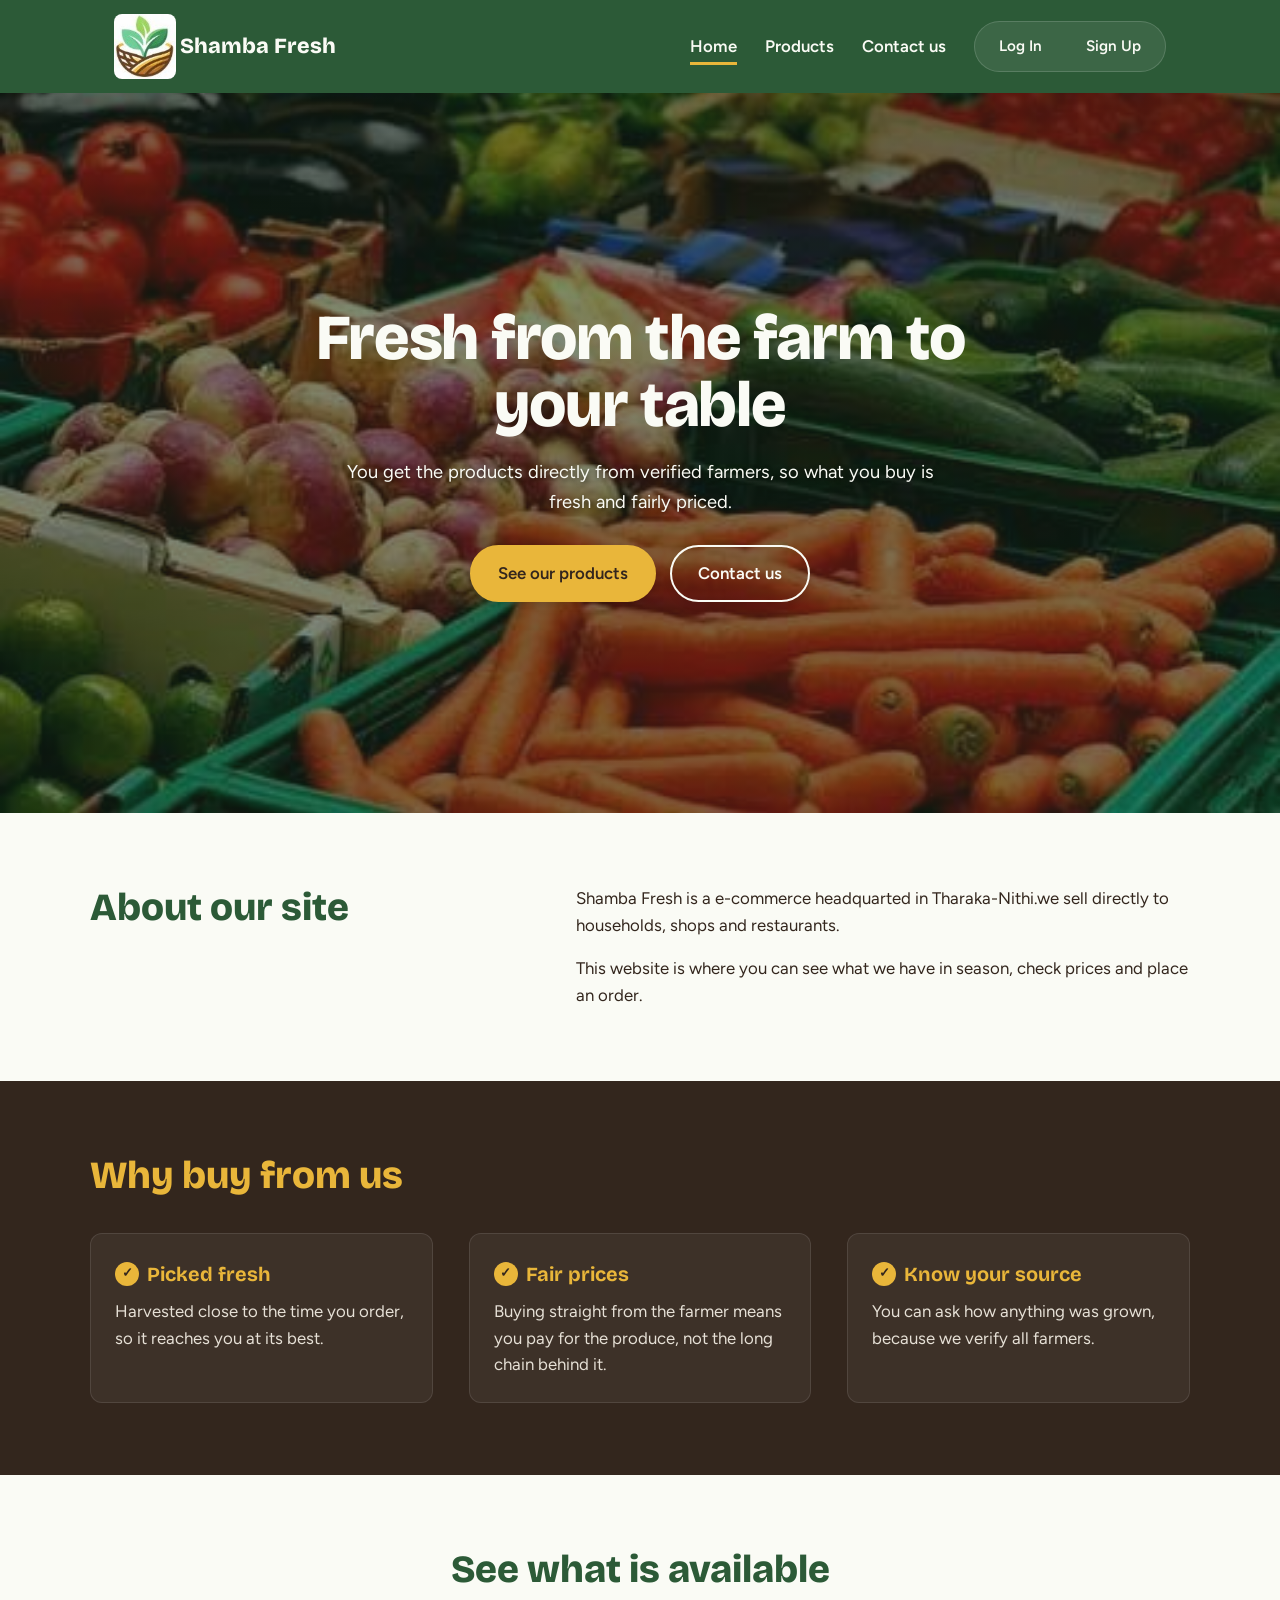
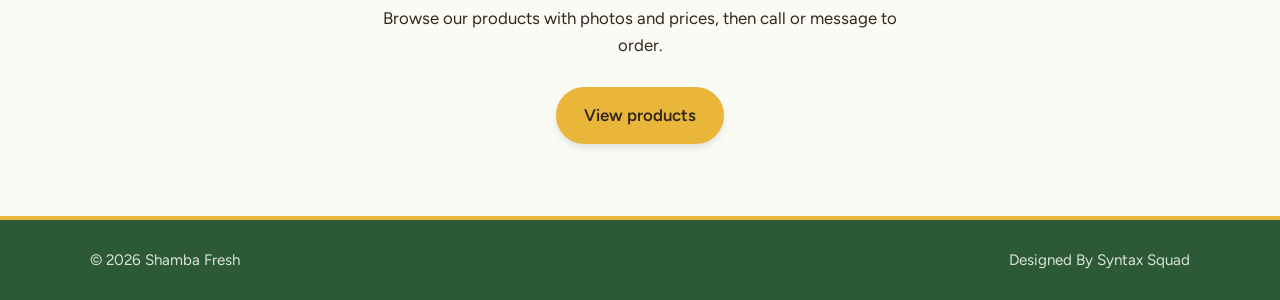
<file: index.html>
<!DOCTYPE html>
<html lang="en">
<head>
  <!-- text encoding, so accents and symbols display correctly -->
  <meta charset="UTF-8">
  <!-- makes the page scale properly on phones -->
  <meta name="viewport" content="width=device-width, initial-scale=1">
  <!-- the text shown in the browser tab -->
  <title>Shamba Fresh | Farm products straight from the farm</title>
  <meta name="description" content="Fresh farm products grown and sold directly by our farm. Browse our products and get in touch to order.">
  
  <!-- opens the connection to Google Fonts early so the fonts load faster -->
  <link rel="preconnect" href="https://fonts.googleapis.com">
  <link rel="preconnect" href="https://fonts.gstatic.com" crossorigin>
  <!-- the two fonts: Bricolage Grotesque for headings, Figtree for body text -->
  <link href="https://fonts.googleapis.com/css2?family=Bricolage+Grotesque:wght@600;800&family=Figtree:wght@400;500;600&display=swap" rel="stylesheet">
  
  <!-- the small icon in the browser tab -->
  <link rel="icon" type="image/jpeg" href="assets/images/shambafreshlogo.jpg">
  <!-- all the styling lives in this one file -->
  <link rel="stylesheet" href="css/style.css">
</head>
<body>

  <!-- top bar shown on every public page -->
  <header>
    <div class="bar">
      <!-- logo and site name; links to the home page -->
      <a class="logo" href="index.html" aria-label="Shamba Fresh home">
        <img src="assets/images/shambafreshlogo.jpg" alt="">
        <span>Shamba Fresh</span>
      </a>
      
      <!-- the Menu button, only visible on phones (main.js opens and closes the navigation) -->
      <button class="menu-btn" aria-expanded="false" aria-controls="main-nav">Menu</button>
      
      <!-- the navigation links -->
      <nav id="main-nav" aria-label="Main">
        <ul>
          <!-- the public pages; aria-current marks the page I'm on -->
          <li><a href="index.html" aria-current="page">Home</a></li>
          <li><a href="products.html">Products</a></li>
          <li><a href="contact.html">Contact us</a></li>
          
          <!-- Dashboard (Hidden by default) -->
          <!-- My Dashboard link: hidden until main.js finds a logged in user, then it points to the right dashboard -->
          <li id="nav-dashboard" style="display: none;"><a href="dashboard.html">My Dashboard</a></li>
          
          <!-- Auth Section (Login/Signup) -->
          <!-- Log In / Sign Up: hidden once someone is logged in -->
          <li class="auth-section" id="nav-auth">
            <a href="login.html">Log In</a>
            <a href="signup.html">Sign Up</a>
          </li>

          <!-- Profile Dropdown (Hidden by default) -->
          <!-- avatar button and menu: shown only when logged in -->
          <li id="nav-profile" class="profile-nav" style="display: none;">
            <!-- round button that opens the menu -->
            <button class="profile-btn" id="profile-btn" aria-expanded="false">
              <!-- main.js puts the profile picture or the first letter in here -->
              <span class="avatar" id="user-avatar">U</span>
            </button>
            <!-- the menu under the avatar: My Profile and Log Out -->
            <div class="profile-dropdown" id="profile-dropdown">
              <a href="profile.html">My Profile</a>
              <a href="#" class="logout-link" onclick="logout()">Log Out</a>
            </div>
          </li>
        </ul>
      </nav>
    </div>
  </header>

  <!-- the page's own content starts here -->
  <main>
    <!-- Hero Section -->
    <div class="hero">
      <div class="hero-in">
        <div>
          <h1>Fresh from the farm to your table</h1>
          <p>You get the products directly from verified farmers, so what you buy is fresh and fairly priced.</p>
          <!-- two buttons: browse the products or contact me -->
          <div class="btns">
            <a class="btn main" href="products.html">See our products</a>
            <a class="btn alt" href="contact.html">Contact us</a>
          </div>
        </div>
      </div>
    </div>

    <!-- About Section -->
    <section>
      <div class="wrap about">
        <h2>About our site</h2>
        <div>
          <p>Shamba Fresh is a e-commerce headquarted in Tharaka-Nithi.we sell directly to households, shops and restaurants.</p>
          <p>This website is where you can see what we have in season, check prices and place an order.</p>
        </div>
      </div>
    </section>

    <!-- Features Section -->
    <section class="why">
      <div class="wrap">
        <h2>Why buy from us</h2>
        <div class="points">
          <div>
            <h3>Picked fresh</h3>
            <p>Harvested close to the time you order, so it reaches you at its best.</p>
          </div>
          <div>
            <h3>Fair prices</h3>
            <p>Buying straight from the farmer means you pay for the produce, not the long chain behind it.</p>
          </div>
          <div>
            <h3>Know your source</h3>
            <p>You can ask how anything was grown, because we verify all farmers.</p>
          </div>
        </div>
      </div>
    </section>

    <!-- Call to Action Section -->
    <section class="cta">
      <div class="wrap">
        <h2>See what is available</h2>
        <p>Browse our products with photos and prices, then call or message to order.</p>
        <a class="btn main" href="products.html">View products</a>
      </div>
    </section>
  </main>

  <!-- bottom bar -->
  <footer>
    <div class="foot">
      <!-- main.js replaces 2026 with the current year -->
      <span>&copy; <span id="year">2026</span> Shamba Fresh</span>
      <span>Designed By Syntax Squad</span>
    </div>
  </footer>

  <!-- scripts load in this order: settings first (config.js), then the shared header code (main.js), then this page's own code -->
  <script src="javascript/config.js"></script>
  <script src="javascript/main.js"></script>
</body>
</html>
</file>
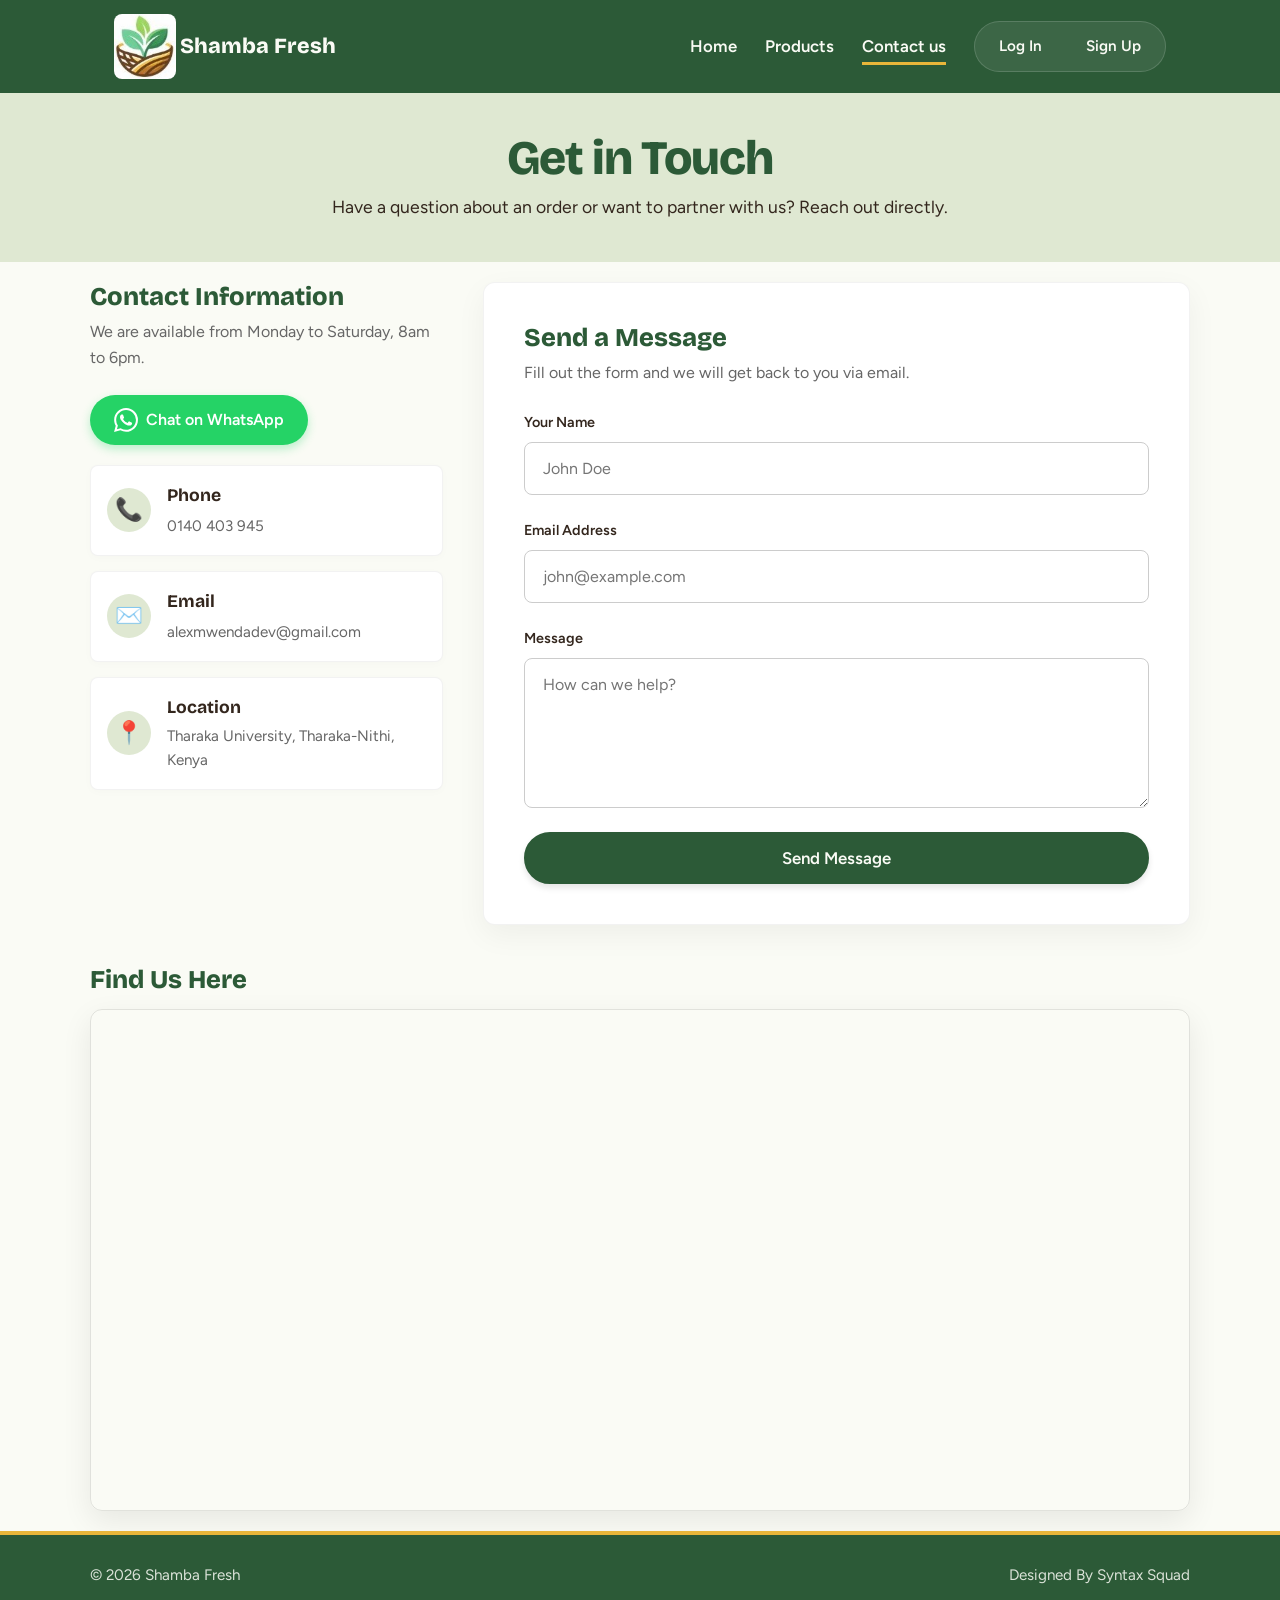
<file: contact.html>
<!DOCTYPE html>
<html lang="en">
<head>
  <meta charset="UTF-8">
  <meta name="viewport" content="width=device-width, initial-scale=1">
  <title>Contact Us | Shamba Fresh</title>
  <link rel="preconnect" href="https://fonts.googleapis.com">
  <link rel="preconnect" href="https://fonts.gstatic.com" crossorigin>
  <link href="https://fonts.googleapis.com/css2?family=Bricolage+Grotesque:wght@600;800&family=Figtree:wght@400;500;600&display=swap" rel="stylesheet">
  <link rel="icon" type="image/jpeg" href="assets/images/shambafreshlogo.jpg">
  <link rel="stylesheet" href="css/style.css">
</head>
<body>

  <header>
    <div class="bar">
      <a class="logo" href="index.html" aria-label="Shamba Fresh home">
        <img src="assets/images/shambafreshlogo.jpg" alt="">
        <span>Shamba Fresh</span>
      </a>
      <button class="menu-btn" aria-expanded="false" aria-controls="main-nav">Menu</button>
      <nav id="main-nav" aria-label="Main">
        <ul>
          <li><a href="index.html">Home</a></li>
          <li><a href="products.html">Products</a></li>
          <li><a href="contact.html" aria-current="page">Contact us</a></li>
          <li id="nav-dashboard" style="display: none;"><a href="dashboard.html">My Dashboard</a></li>
          <li class="auth-section" id="nav-auth">
            <a href="login.html">Log In</a>
            <a href="signup.html">Sign Up</a>
          </li>
          <li id="nav-profile" class="profile-nav" style="display: none;">
            <button class="profile-btn" id="profile-btn" aria-expanded="false">
              <span class="avatar" id="user-avatar">U</span>
            </button>
            <div class="profile-dropdown" id="profile-dropdown">
              <a href="profile.html">My Profile</a>
              <a href="#" class="logout-link" onclick="logout()">Log Out</a>
            </div>
          </li>
        </ul>
      </nav>
    </div>
  </header>

  <main>
    <section class="page-head">
      <div class="wrap">
        <h1>Get in Touch</h1>
        <p>Have a question about an order or want to partner with us? Reach out directly.</p>
      </div>
    </section>

    <section class="products-section">
      <div class="wrap contact-grid">
        
        <!-- Left Side: Contact Details -->
        <div class="contact-info">
          <h2>Contact Information</h2>
          <p>We are available from Monday to Saturday, 8am to 6pm.</p>

          <a href="https://wa.me/254140403945" target="_blank" class="whatsapp-btn">
            <svg viewBox="0 0 24 24" width="24" height="24" fill="currentColor"><path d="M17.472 14.382c-.297-.149-1.758-.867-2.03-.967-.273-.099-.471-.148-.67.15-.197.297-.767.966-.94 1.164-.173.199-.347.223-.644.075-.297-.15-1.255-.463-2.39-1.475-.883-.788-1.48-1.761-1.653-2.059-.173-.297-.018-.458.13-.606.134-.133.298-.347.446-.52.149-.174.198-.298.298-.497.099-.198.05-.371-.025-.52-.075-.149-.669-1.612-.916-2.207-.242-.579-.487-.5-.669-.51a12.8 12.8 0 0 0-.57-.01c-.198 0-.52.074-.792.372-.272.297-1.04 1.016-1.04 2.479 0 1.462 1.065 2.875 1.213 3.074.149.198 2.096 3.2 5.077 4.487.709.306 1.262.489 1.694.625.712.227 1.36.195 1.871.118.571-.085 1.758-.719 2.006-1.413.248-.694.248-1.289.173-1.413-.074-.124-.272-.198-.57-.347m-5.421 7.403h-.004a9.87 9.87 0 0 1-5.031-1.378l-.361-.214-3.741.982.998-3.648-.235-.374a9.86 9.86 0 0 1-1.51-5.26c.001-5.45 4.436-9.884 9.888-9.884 2.64 0 5.122 1.03 6.988 2.898a9.825 9.825 0 0 1 2.893 6.994c-.003 5.45-4.437 9.884-9.885 9.884m8.413-18.297A11.815 11.815 0 0 0 12.05 0C5.495 0 .16 5.335.157 11.892c0 2.096.547 4.142 1.588 5.945L.057 24l6.305-1.654a11.882 11.882 0 0 0 5.683 1.448h.005c6.554 0 11.89-5.335 11.893-11.893a11.821 11.821 0 0 0-3.48-8.413Z"/></svg>
            Chat on WhatsApp
          </a>

          <div class="contact-card">
            <div class="icon">📞</div>
            <div>
              <h3>Phone</h3>
              <a href="tel:+254140403945">0140 403 945</a>
            </div>
          </div>

          <div class="contact-card">
            <div class="icon">✉️</div>
            <div>
              <h3>Email</h3>
              <a href="mailto:alexmwendadev@gmail.com">alexmwendadev@gmail.com</a>
            </div>
          </div>

          <div class="contact-card">
            <div class="icon">📍</div>
            <div>
              <h3>Location</h3>
              <p>Tharaka University, Tharaka-Nithi, Kenya</p>
            </div>
          </div>
        </div>

        <!-- Right Side: Enlarged Form -->
        <div class="contact-form-container">
          <h2>Send a Message</h2>
          <p>Fill out the form and we will get back to you via email.</p>
          
          <form id="contact-form">
            <div class="input-group">
              <label for="contact-name">Your Name</label>
              <input type="text" id="contact-name" placeholder="John Doe" required>
            </div>

            <div class="input-group">
              <label for="contact-email">Email Address</label>
              <input type="email" id="contact-email" placeholder="john@example.com" required>
            </div>

            <div class="input-group">
              <label for="contact-message">Message</label>
              <textarea id="contact-message" rows="5" placeholder="How can we help?" required></textarea>
            </div>

            <button type="submit" class="btn main auth-submit">Send Message</button>
          </form>
        </div>

      </div>
      
      <!-- NEW: Full-width Map Section below the form -->
      <div class="wrap map-section">
        <h2>Find Us Here</h2>
        <div class="map-container">
          <iframe 
            src="https://www.google.com/maps/embed?pb=!1m18!1m12!1m3!1d3980.896074651264!2d37.7727473!3d-0.0362499!2m3!1f0!2f0!3f0!3m2!1i1024!2i768!4f13.1!3m3!1m2!1s0x1827fb3585f77a9d%3A0x6b689be2f9fdb277!2sTharaka%20University!5e0!3m2!1sen!2ske!4v1700000000000!5m2!1sen!2ske" 
            allowfullscreen="" loading="lazy" referrerpolicy="no-referrer-when-downgrade">
          </iframe>
        </div>
      </div>
    </section>
  </main>

  <footer>
    <div class="foot">
      <span>&copy; <span id="year">2026</span> Shamba Fresh</span>
      <span>Designed By Syntax Squad</span>
    </div>
  </footer>

  <script src="javascript/config.js"></script>
  <script src="javascript/main.js"></script>
  <script src="javascript/contact.js"></script>
</body>
</html>
</file>
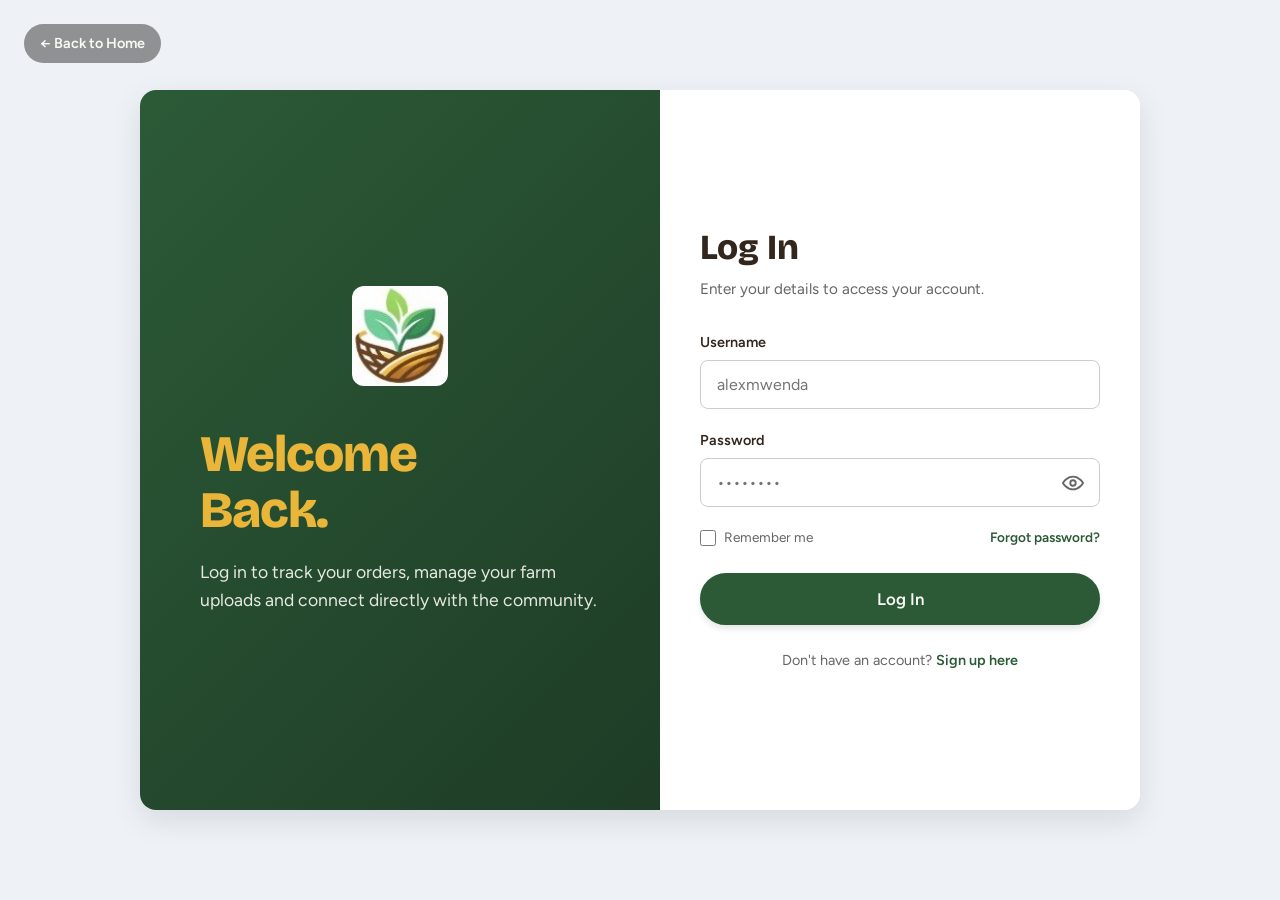
<file: customer-dashboard.html>
<!DOCTYPE html>
<html lang="en">
<head>
  <!-- text encoding, so accents and symbols display correctly -->
  <meta charset="UTF-8">
  <!-- makes the page scale properly on phones -->
  <meta name="viewport" content="width=device-width, initial-scale=1">
  <!-- the text shown in the browser tab -->
  <title>My Orders | Shamba Fresh</title>
  
  <!-- opens the connection to Google Fonts early so the fonts load faster -->
  <link rel="preconnect" href="https://fonts.googleapis.com">
  <link rel="preconnect" href="https://fonts.gstatic.com" crossorigin>
  <!-- the two fonts: Bricolage Grotesque for headings, Figtree for body text -->
  <link href="https://fonts.googleapis.com/css2?family=Bricolage+Grotesque:wght@600;800&family=Figtree:wght@400;500;600&display=swap" rel="stylesheet">
  
  <!-- the small icon in the browser tab -->
  <link rel="icon" type="image/jpeg" href="assets/images/shambafreshlogo.jpg">
  <!-- all the styling lives in this one file -->
  <link rel="stylesheet" href="css/style.css">
</head>
<!-- dashboard layout: top bar, sidebar and main area -->
<body class="dash-body">

  <!-- slim top bar with the logo and the account menu -->
  <header class="dash-topbar">
    <a class="logo" href="index.html">
      <img src="assets/images/shambafreshlogo.jpg" alt="">
      <span>Shamba Fresh</span>
    </a>
    
    <div class="dash-topbar-right">
      <!-- 'Welcome, <name>': the script fills in the name -->
      <span class="dash-welcome">Welcome, <strong id="dash-username">customer</strong></span>
      
      <!-- avatar and menu, filled in by main.js -->
      <div id="nav-profile" class="profile-nav" style="display: none; margin-left: 10px;">
        <button class="profile-btn" id="profile-btn" aria-expanded="false">
          <span class="avatar" id="user-avatar">U</span>
        </button>
        <div class="profile-dropdown" id="profile-dropdown">
          <a href="profile.html">My Profile</a>
          <a href="#" class="logout-link" onclick="logout()">Log Out</a>
        </div>
      </div>
    </div>
  </header>

  <!-- sidebar on the left, content on the right -->
  <div class="dash-layout">
    <!-- Sidebar -->
    <!-- sidebar navigation -->
    <aside class="dash-sidebar">
      <button class="dash-tab active" data-tab="orders">📦 My Orders</button>
      
      <!-- Divider -->
      <!-- line separating the dashboard tab from the site links -->
      <div class="dash-sidebar-divider"></div>
      
      <!-- Site Navigation Links -->
      <a href="index.html" class="dash-tab external-link">🏠 Home</a>
      <a href="products.html" class="dash-tab external-link">🛍️ Marketplace</a>
      <a href="contact.html" class="dash-tab external-link">📞 Contact Us</a>
      <a href="profile.html" class="dash-tab external-link">⚙️ Account Settings</a>
    </aside>

    <!-- Main content -->
    <!-- the content area -->
    <main class="dash-main">
      <h1>My Orders</h1>
      <p class="subtitle">Track your purchases and delivery status.</p>

      <!-- messages such as 'Order #3 is confirmed' appear here -->
      <small id="orders-msg" class="feedback" role="status"></small>
      <!-- customer_dashboard.js draws the orders table here -->
      <div id="customer-orders" class="dash-table-wrap">
        <p class="empty-note">Loading your orders...</p>
      </div>
    </main>
  </div>

  <!-- scripts load in this order: settings first (config.js), then the shared header code (main.js), then this page's own code -->
  <script src="javascript/config.js"></script>
  <!-- shared header code: account menu and avatar -->
  <script src="javascript/main.js"></script>
  <!-- this page's own code: orders table and the Pay now / Check payment buttons -->
  <script src="javascript/customer-dashboard.js"></script>
</body>
</html>
</file>
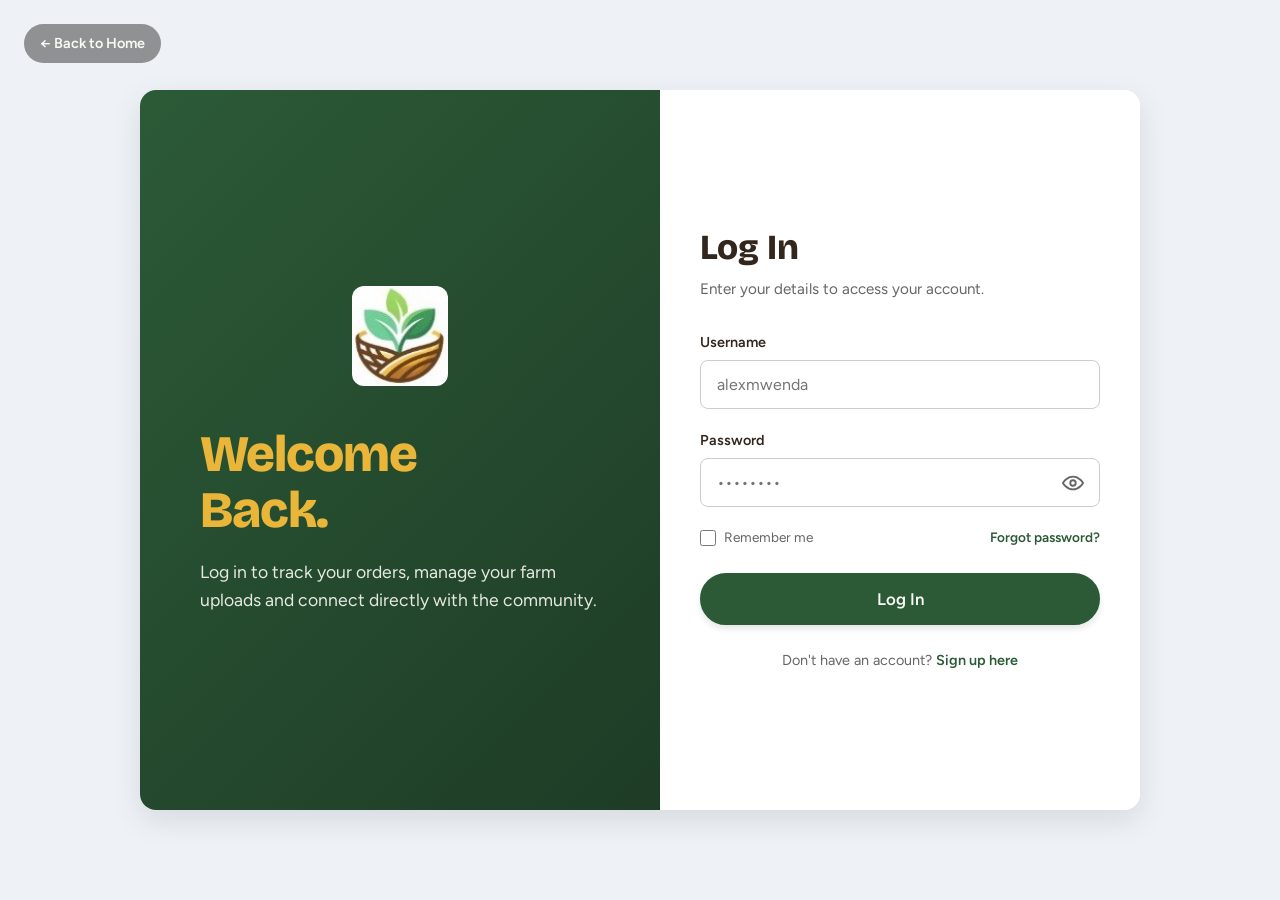
<file: customer_dashboard.html>
<!DOCTYPE html>
<html lang="en">
<head>
  <!-- text encoding, so accents and symbols display correctly -->
  <meta charset="UTF-8">
  <!-- makes the page scale properly on phones -->
  <meta name="viewport" content="width=device-width, initial-scale=1">
  <!-- the text shown in the browser tab -->
  <title>My Orders | Shamba Fresh</title>
  
  <!-- opens the connection to Google Fonts early so the fonts load faster -->
  <link rel="preconnect" href="https://fonts.googleapis.com">
  <link rel="preconnect" href="https://fonts.gstatic.com" crossorigin>
  <!-- the two fonts: Bricolage Grotesque for headings, Figtree for body text -->
  <link href="https://fonts.googleapis.com/css2?family=Bricolage+Grotesque:wght@600;800&family=Figtree:wght@400;500;600&display=swap" rel="stylesheet">
  
  <!-- the small icon in the browser tab -->
  <link rel="icon" type="image/jpeg" href="assets/images/shambafreshlogo.jpg">
  <!-- all the styling lives in this one file -->
  <link rel="stylesheet" href="css/style.css">
</head>
<!-- dashboard layout: top bar, sidebar and main area -->
<body class="dash-body">

  <!-- slim top bar with the logo and the account menu -->
  <header class="dash-topbar">
    <a class="logo" href="index.html">
      <img src="assets/images/shambafreshlogo.jpg" alt="">
      <span>Shamba Fresh</span>
    </a>
    
    <div class="dash-topbar-right">
      <!-- 'Welcome, <name>': the script fills in the name -->
      <span class="dash-welcome">Welcome, <strong id="dash-username">customer</strong></span>
      
      <!-- avatar and menu, filled in by main.js -->
      <div id="nav-profile" class="profile-nav" style="display: none; margin-left: 10px;">
        <button class="profile-btn" id="profile-btn" aria-expanded="false">
          <span class="avatar" id="user-avatar">U</span>
        </button>
        <div class="profile-dropdown" id="profile-dropdown">
          <a href="profile.html">My Profile</a>
          <a href="#" class="logout-link" onclick="logout()">Log Out</a>
        </div>
      </div>
    </div>
  </header>

  <!-- sidebar on the left, content on the right -->
  <div class="dash-layout">
    <!-- Sidebar -->
    <!-- sidebar navigation -->
    <aside class="dash-sidebar">
      <button class="dash-tab active" data-tab="orders">📦 My Orders</button>
      
      <!-- Divider -->
      <!-- line separating the dashboard tab from the site links -->
      <div class="dash-sidebar-divider"></div>
      
      <!-- Site Navigation Links -->
      <a href="index.html" class="dash-tab external-link">🏠 Home</a>
      <a href="products.html" class="dash-tab external-link">🛍️ Marketplace</a>
      <a href="contact.html" class="dash-tab external-link">📞 Contact Us</a>
      <a href="profile.html" class="dash-tab external-link">⚙️ Account Settings</a>
    </aside>

    <!-- Main content -->
    <!-- the content area -->
    <main class="dash-main">
      <h1>My Orders</h1>
      <p class="subtitle">Track your purchases and delivery status.</p>

      <!-- messages such as 'Order #3 is confirmed' appear here -->
      <small id="orders-msg" class="feedback" role="status"></small>
      <!-- customer_dashboard.js draws the orders table here -->
      <div id="customer-orders" class="dash-table-wrap">
        <p class="empty-note">Loading your orders...</p>
      </div>
    </main>
  </div>

  <!-- scripts load in this order: settings first (config.js), then the shared header code (main.js), then this page's own code -->
  <script src="javascript/config.js"></script>
  <!-- shared header code: account menu and avatar -->
  <script src="javascript/main.js"></script>
  <!-- this page's own code: orders table and the Pay now / Check payment buttons -->
  <script src="javascript/customer_dashboard.js"></script>
</body>
</html>
</file>
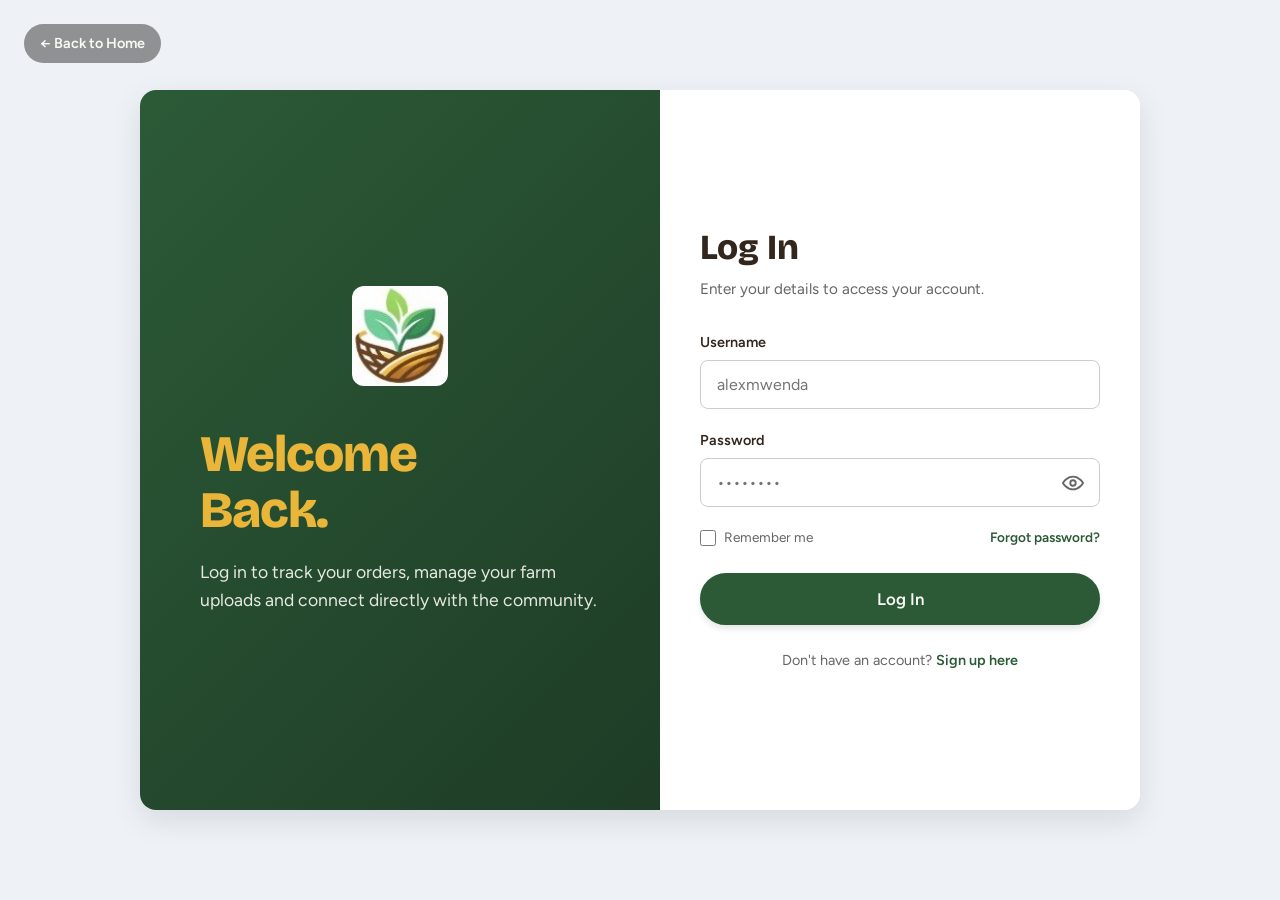
<file: dashboard.html>
<!DOCTYPE html>
<html lang="en">
<head>
  <!-- text encoding, so accents and symbols display correctly -->
  <meta charset="UTF-8">
  <!-- makes the page scale properly on phones -->
  <meta name="viewport" content="width=device-width, initial-scale=1">
  <!-- the text shown in the browser tab -->
  <title>Farmer Dashboard | Shamba Fresh</title>
  
  <!-- opens the connection to Google Fonts early so the fonts load faster -->
  <link rel="preconnect" href="https://fonts.googleapis.com">
  <link rel="preconnect" href="https://fonts.gstatic.com" crossorigin>
  <!-- the two fonts: Bricolage Grotesque for headings, Figtree for body text -->
  <link href="https://fonts.googleapis.com/css2?family=Bricolage+Grotesque:wght@600;800&family=Figtree:wght@400;500;600&display=swap" rel="stylesheet">
  
  <!-- the small icon in the browser tab -->
  <link rel="icon" type="image/jpeg" href="assets/images/shambafreshlogo.jpg">
  <!-- all the styling lives in this one file -->
  <link rel="stylesheet" href="css/style.css">
  <!-- styles for the photo picker (upload / camera) on the Add New Product form -->
  <style>
    .photo-options { display: flex; gap: 10px; flex-wrap: wrap; margin-bottom: 4px; }
    .photo-opt.active { background: var(--leaf); color: var(--milk); }
    .photo-box { display: flex; flex-direction: column; gap: 10px; margin-top: 8px; }
    .camera-video { width: 100%; max-width: 420px; border-radius: 12px; background: #000; display: none; }
    .camera-video.live { display: block; }
    .photo-preview { width: 100%; max-width: 420px; max-height: 320px; object-fit: cover; border-radius: 12px; border: 1px solid #ccc; display: block; }
    .photo-actions { display: flex; gap: 10px; flex-wrap: wrap; }
  </style>
</head>
<!-- dashboard layout: top bar, sidebar and main area -->
<body class="dash-body">

  <!-- slim top bar with the logo and the account menu -->
  <header class="dash-topbar">
    <!-- Left: Logo -->
    <a class="logo" href="index.html">
      <img src="assets/images/shambafreshlogo.jpg" alt="">
      <span>Shamba Fresh</span>
    </a>
    
    <!-- Right: Welcome & Profile -->
    <div class="dash-topbar-right">
      <span class="dash-welcome">Welcome, <strong id="dash-username">farmer</strong></span>
      <div id="nav-profile" class="profile-nav" style="display: none; margin-left: 10px;">
        <button class="profile-btn" id="profile-btn" aria-expanded="false">
          <span class="avatar" id="user-avatar">U</span>
        </button>
        <div class="profile-dropdown" id="profile-dropdown">
          <a href="profile.html">My Profile</a>
          <a href="#" class="logout-link" onclick="logout()">Log Out</a>
        </div>
      </div>
    </div>
  </header>

  <!-- sidebar on the left, content on the right -->
  <div class="dash-layout">
    <aside class="dash-sidebar">
      <button class="dash-tab active" data-tab="overview">📊 Overview</button>
      <button class="dash-tab" data-tab="products">📦 My Products</button>
      <button class="dash-tab" data-tab="orders">🛒 Orders</button>
      <button class="dash-tab" data-tab="add">➕ Add New Product</button>
      
      <div class="dash-sidebar-divider"></div>
      
      <a href="index.html" class="dash-tab external-link">🏠 Home</a>
      <a href="products.html" class="dash-tab external-link">🛍️ Marketplace</a>
      <a href="contact.html" class="dash-tab external-link">📞 Contact Us</a>
    </aside>

    <main class="dash-main">
      <!-- OVERVIEW -->
      <section class="tab-panel active" id="tab-overview">
        <h1>Overview</h1>
        <div class="stat-grid">
          <div class="stat-card" id="stat-products-card" style="cursor: pointer;">
            <span class="stat-label">Products Listed</span>
            <span class="stat-value" id="stat-products">—</span>
          </div>
          <div class="stat-card">
            <span class="stat-label">To Deliver</span>
            <span class="stat-value" id="stat-to-deliver">—</span>
          </div>
          <div class="stat-card">
            <span class="stat-label">Delivered</span>
            <span class="stat-value" id="stat-delivered">—</span>
          </div>
          <div class="stat-card">
            <span class="stat-label">Total Earned</span>
            <span class="stat-value" id="stat-earned">—</span>
          </div>
        </div>

        <p id="payout-info" class="payout-info"></p>

        <h2 class="section-title">Recent Orders</h2>
        <div id="recent-orders" class="dash-table-wrap">
          <p class="empty-note">No orders yet.</p>
        </div>
      </section>

      <!-- MY PRODUCTS -->
      <section class="tab-panel" id="tab-products">
        <div class="tab-header">
          <h1>My Products</h1>
          <button class="btn main" data-goto-tab="add">➕ Add New Product</button>
        </div>
        <div id="my-products" class="dash-table-wrap">
          <p class="empty-note">Loading…</p>
        </div>
      </section>

      <!-- ORDERS -->
      <section class="tab-panel" id="tab-orders">
        <h1>Orders</h1>
        <p class="subtitle">Orders appear here once the customer has paid. Mark them delivered when you hand them over.</p>
        <div id="my-orders" class="dash-table-wrap">
          <p class="empty-note">Loading…</p>
        </div>
      </section>

      <!-- ADD PRODUCT -->
      <section class="tab-panel" id="tab-add">
        <h1>Add New Product</h1>
        <p class="subtitle">List a new item on the marketplace.</p>
        <form id="upload-form" class="dash-form">
          <div class="input-group">
            <label for="item_name">Produce Name</label>
            <input type="text" id="item_name" placeholder="e.g. Sweet Maize" required>
          </div>
          <div class="input-group">
            <label for="unit_price">Price (KES per unit)</label>
            <input type="text" id="unit_price" inputmode="decimal" placeholder="e.g. 90" required>
          </div>
          <div class="input-group">
            <label for="unit">Sold per</label>
            <select id="unit" required>
              <option value="kg">kg</option>
              <option value="bag">bag</option>
              <option value="sack">sack</option>
              <option value="crate">crate</option>
              <option value="bunch">bunch</option>
              <option value="piece">piece</option>
              <option value="dozen">dozen</option>
              <option value="litre">litre</option>
              <option value="tray">tray</option>
              <option value="bundle">bundle</option>
            </select>
          </div>
          <div class="input-group">
            <label for="stock">Quantity available</label>
            <input type="number" id="stock" min="1" step="1" placeholder="e.g. 100" required>
            <small class="hint">A whole number of the unit above. It goes down automatically as customers pay.</small>
          </div>
          <div class="input-group">
            <label>Product Photo</label>

            <!-- choose how to add the photo: from the device or live camera -->
            <div class="photo-options">
              <button type="button" class="btn alt small photo-opt active" id="opt-upload">🖼️ Upload Image</button>
              <button type="button" class="btn alt small photo-opt" id="opt-camera">📷 Use Camera</button>
            </div>

            <!-- option 1: pick a file from the device (hidden input, opened by the button below) -->
            <div id="photo-upload-box" class="photo-box">
              <input type="file" id="image" accept="image/jpeg,image/png,image/webp">
              <small class="hint">JPG, PNG or WEBP, up to 5 MB.</small>
            </div>

            <!-- option 2: live camera -->
            <div id="photo-camera-box" class="photo-box" style="display: none;">
              <video id="camera-video" class="camera-video" autoplay playsinline muted></video>
              <div class="photo-actions">
                <button type="button" class="btn main small" id="camera-start">Start Camera</button>
                <button type="button" class="btn main small" id="camera-capture" style="display: none;">📸 Capture Photo</button>
                <button type="button" class="btn alt small" id="camera-flip" style="display: none;">🔄 Switch Camera</button>
              </div>
              <small class="hint">Allow camera access when your browser asks.</small>
            </div>

            <!-- preview of the photo that will be uploaded (from either option) -->
            <div id="photo-preview-box" class="photo-box" style="display: none;">
              <img id="photo-preview" class="photo-preview" alt="Selected product photo">
              <div class="photo-actions">
                <button type="button" class="btn alt small" id="photo-retake">Retake / Change</button>
              </div>
            </div>

            <small id="photo-error" class="feedback"></small>
          </div>
          <button type="submit" class="btn main auth-submit">Upload to Marketplace</button>
          <small id="upload-error" class="feedback"></small>
        </form>
      </section>
    </main>
  </div>

  <!-- NEW: Modal for Editing Stock -->
  <div id="edit-stock-modal" class="modal-overlay" style="display: none;">
    <div class="modal-content">
      <h2>Edit Stock</h2>
      <p id="modal-product-name" class="subtitle">Product Name</p>
      <div class="input-group">
        <label for="modal-stock-input">New Stock Amount</label>
        <input type="number" id="modal-stock-input" min="0" required>
      </div>
      <div style="display: flex; gap: 10px; margin-top: 20px;">
        <button id="modal-save-btn" class="btn main" style="flex: 1;">Save</button>
        <button id="modal-cancel-btn" class="btn alt" style="flex: 1;">Cancel</button>
      </div>
    </div>
  </div>

  <!-- scripts load in this order: settings first (config.js), then the shared header code (main.js), then this page's own code -->
  <script src="javascript/config.js"></script>
  <script src="javascript/main.js"></script>
  <script src="javascript/dashboard.js"></script>
</body>
</html>
</file>
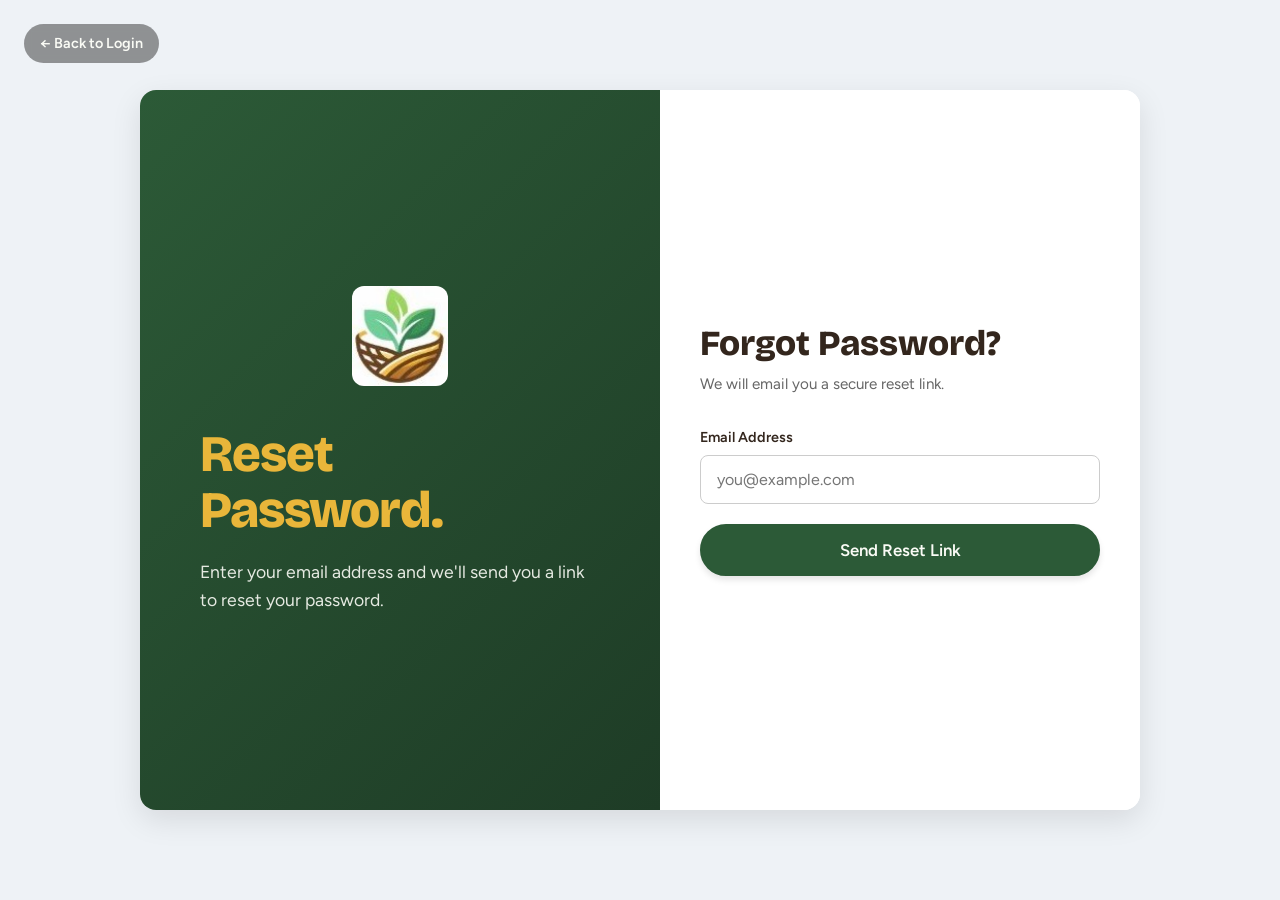
<file: forgot-password.html>
<!DOCTYPE html>
<html lang="en">
<head>
  <meta charset="UTF-8">
  <meta name="viewport" content="width=device-width, initial-scale=1">
  <title>Forgot Password | Shamba Fresh</title>
  <link rel="preconnect" href="https://fonts.googleapis.com">
  <link rel="preconnect" href="https://fonts.gstatic.com" crossorigin>
  <link href="https://fonts.googleapis.com/css2?family=Bricolage+Grotesque:wght@600;800&family=Figtree:wght@400;500;600&display=swap" rel="stylesheet">
  <link rel="icon" type="image/jpeg" href="assets/images/shambafreshlogo.jpg">
  <link rel="stylesheet" href="css/style.css">
</head>
<body class="auth-body">
  <a href="login.html" class="back-home">← Back to Login</a>
  
  <div class="split-layout">
    <div class="auth-left">
      <div class="auth-left-content">
        <a href="index.html" class="logo" style="justify-content: center; margin-bottom: 40px; width: 100%;">
          <img src="assets/images/shambafreshlogo.jpg" alt="Shamba Fresh Logo" style="height: 100px; width: auto; border-radius: 12px;">
        </a>
        <h1>Reset<br>Password.</h1>
        <p>Enter your email address and we'll send you a link to reset your password.</p>
      </div>
    </div>
    
    <div class="auth-right">
      <div class="auth-form-container">
        
        <!-- The form (visible by default) -->
        <div id="form-state">
          <h2>Forgot Password?</h2>
          <p class="subtitle">We will email you a secure reset link.</p>
          
          <form id="forgot-form">
            <div class="input-group">
              <label for="forgot-email">Email Address</label>
              <input type="email" id="forgot-email" placeholder="you@example.com" required>
            </div>
            <button type="submit" class="btn main auth-submit">Send Reset Link</button>
          </form>
        </div>

        <!-- The success message (hidden until email is sent) -->
        <div id="success-state" style="display: none; text-align: center;">
          <div style="font-size: 3.5rem; margin-bottom: 10px;">📧</div>
          <h2 style="color: var(--leaf); margin-bottom: 8px;">Check your email</h2>
          <p class="subtitle" style="margin-bottom: 15px;">
            If an account exists for <strong id="sent-email" style="color: var(--soil);"></strong>, you will receive a password reset link shortly.
          </p>
          
          <p class="hint" style="margin-bottom: 24px; background: #f9fbf6; padding: 10px; border-radius: 8px; border: 1px solid #e0e6d8;">
            It may take a moment to arrive. Please also check your <strong>Spam</strong> folder.
          </p>
          
          <a href="login.html" class="btn main auth-submit" style="text-decoration: none; margin-bottom: 12px;">Return to Log In</a>
          
          <!-- Resend Feature -->
          <button id="resend-btn" class="btn alt" style="width: 100%; cursor: pointer;">Click to Resend Email</button>
        </div>

      </div>
    </div>
  </div>
  
  <script src="javascript/config.js"></script>
  <script src="javascript/main.js"></script>
  <script>
    // the email the user typed, kept so 'Resend' can use it again
    let savedEmail = '';
    // seconds left before 'Resend' can be pressed again
    let cooldown = 0;
    // the running timer, kept so it can be stopped
    let cooldownInterval = null;

    // Handles the main submit
    document.getElementById('forgot-form').addEventListener('submit', async (e) => {
        e.preventDefault();
        // read the email box and trim stray spaces
        savedEmail = document.getElementById('forgot-email').value.trim();
        // the submit button, so I can show 'Sending...'
        const btn = e.target.querySelector('button');
        
        setBtn(btn, 'Sending...');

        try {
            // ask the backend to email a reset link
            await fetch(`${API_BASE}/api/forgot-password`, {
                method: 'POST',
                headers: { 'Content-Type': 'application/json' },
                body: JSON.stringify({ email: savedEmail })
            });
            
            // Whether it exists or not, the backend returns 200 for security.
            // swap the form for the 'check your email' message
            document.getElementById('form-state').style.display = 'none';
            document.getElementById('success-state').style.display = 'block';
            document.getElementById('sent-email').textContent = savedEmail;
            // start the 30-second wait before Resend works
            startCooldown();
            
        } catch {
            showToast('Cannot connect to backend. Please try again.');
            resetBtn(btn);
        }
    });

    // Handles the Resend button
    document.getElementById('resend-btn').addEventListener('click', async (e) => {
        // still waiting: ignore the click
        if (cooldown > 0) return;
        
        const btn = e.target;
        setBtn(btn, 'Resending...');
        
        try {
            await fetch(`${API_BASE}/api/forgot-password`, {
                method: 'POST',
                headers: { 'Content-Type': 'application/json' },
                body: JSON.stringify({ email: savedEmail })
            });
            
            showToast('A new reset link has been sent.', 'success');
            startCooldown();
            
        } catch {
            showToast('Cannot connect to backend. Please try again.');
            resetBtn(btn);
        }
    });

    // 30-second cooldown timer
    function startCooldown() {
        cooldown = 30;
        const btn = document.getElementById('resend-btn');
        if (cooldownInterval) clearInterval(cooldownInterval);
        
        cooldownInterval = setInterval(() => {
            if (cooldown <= 0) {
                clearInterval(cooldownInterval);
                btn.textContent = 'Resend Email';
                btn.disabled = false;
            } else {
                btn.textContent = `Resend Email (${cooldown}s)`;
                btn.disabled = true;
                cooldown--;
            }
        }, 1000);
    }
  </script>
</body>
</html>
</file>
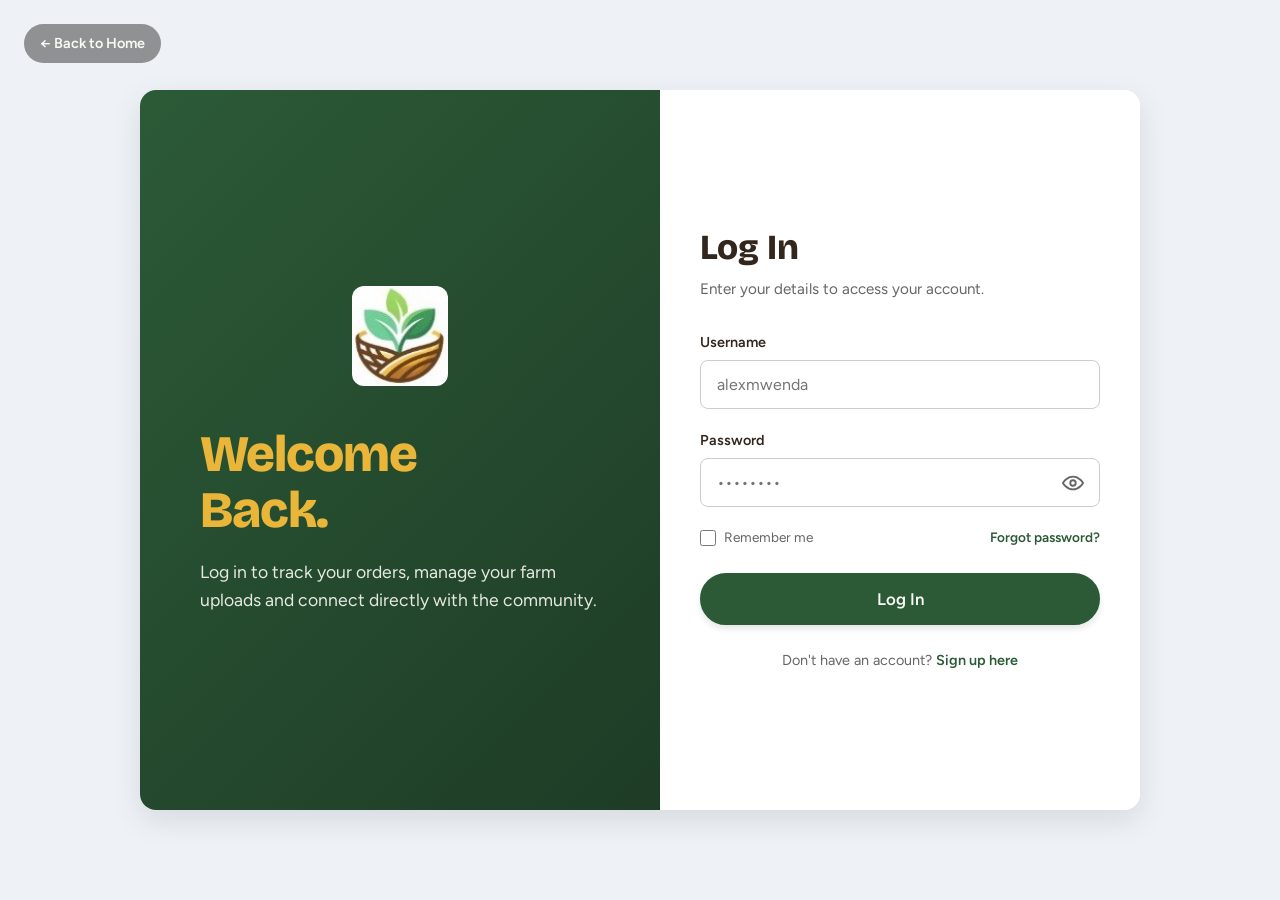
<file: login.html>
<!DOCTYPE html>
<html lang="en">
<head>
  <!-- text encoding, so accents and symbols display correctly -->
  <meta charset="UTF-8">
  <!-- makes the page scale properly on phones -->
  <meta name="viewport" content="width=device-width, initial-scale=1">
  <!-- the text shown in the browser tab -->
  <title>Log In | Shamba Fresh</title>
  
  <!-- opens the connection to Google Fonts early so the fonts load faster -->
  <link rel="preconnect" href="https://fonts.googleapis.com">
  <link rel="preconnect" href="https://fonts.gstatic.com" crossorigin>
  <!-- the two fonts: Bricolage Grotesque for headings, Figtree for body text -->
  <link href="https://fonts.googleapis.com/css2?family=Bricolage+Grotesque:wght@600;800&family=Figtree:wght@400;500;600&display=swap" rel="stylesheet">
  
  <!-- the small icon in the browser tab -->
  <link rel="icon" type="image/jpeg" href="assets/images/shambafreshlogo.jpg">
  <!-- all the styling lives in this one file -->
  <link rel="stylesheet" href="css/style.css">
</head>
<!-- full-height page with no site header -->
<body class="auth-body">

  <!-- Navigation back to the main landing page -->
  <!-- link back to the home page -->
  <a href="index.html" class="back-home">← Back to Home</a>

  <!-- two halves: branding on the left, the form on the right -->
  <div class="split-layout">
    
    <!-- Left Side: Branding and Welcome Text -->
    <div class="auth-left">
      <div class="auth-left-content">
        <a href="index.html" class="logo" style="justify-content: center; margin-bottom: 40px; width: 100%;">
          <img src="assets/images/shambafreshlogo.jpg" alt="Shamba Fresh Logo" style="height: 100px; width: auto; border-radius: 12px;">
        </a>
        <h1>Welcome<br>Back.</h1>
        <p>Log in to track your orders, manage your farm uploads and connect directly with the community.</p>
      </div>
    </div>

    <!-- Right Side: The Login Form -->
    <div class="auth-right">
      <div class="auth-form-container">
        <h2>Log In</h2>
        <p class="subtitle">Enter your details to access your account.</p>

        <!-- The ID "login-form" is targeted by auth.js to intercept the submit event -->
        <form id="login-form">
          
          <div class="input-group">
            <label for="login-id">Username</label>
            <input type="text" id="login-id" placeholder="alexmwenda" required>
          </div>

          <div class="input-group">
            <label for="login-password">Password</label>
            <!-- Eye icon wrapper -->
            <div class="password-wrapper">
              <input type="password" id="login-password" placeholder="••••••••" required>
              <!-- Added the closed-eye emoji by default -->
              <button type="button" class="toggle-password" id="toggle-login-password" onclick="togglePassword('login-password', 'toggle-login-password')"></button>
            </div>
            <!-- New container for inline error messages during login -->
            <small id="login-error" class="feedback"></small>
          </div>

          <div class="form-options" style="display: flex; justify-content: space-between; align-items: center;">
            <label class="checkbox-label">
              <!-- 'Remember me' does nothing yet -->
              <input type="checkbox"> Remember me
            </label>
            <!-- This link now correctly points to the new forgot password page -->
            <a href="forgot-password.html" style="font-size: 0.85rem; color: var(--leaf); text-decoration: none; font-weight: 600;">Forgot password?</a>
          </div>

          <!-- submit button (auth.js handles the login) -->
          <button type="submit" class="btn main auth-submit">Log In</button>
        </form>

        <!-- Link to the signup page for new users -->
        <p class="auth-footer">
          Don't have an account? <a href="signup.html">Sign up here</a>
        </p>
      </div>
    </div>
  </div>

  <!-- Loads the authentication logic to connect with the Python backend -->
  <!-- scripts load in this order: settings first (config.js), then the shared header code (main.js), then this page's own code -->
  <script src="javascript/config.js"></script>
  <script src="javascript/main.js"></script>
  <script src="javascript/auth.js"></script>
</body>
</html>
</file>
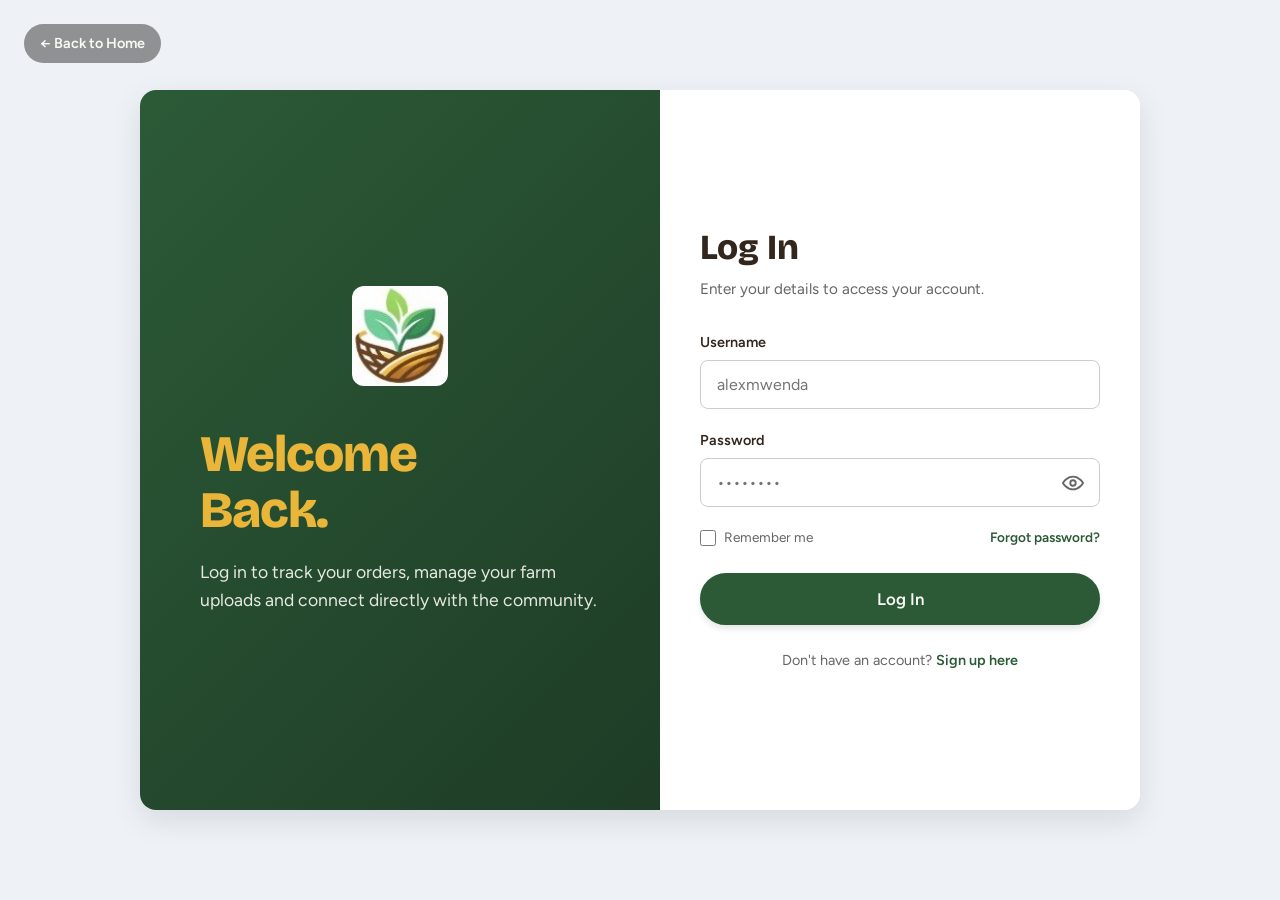
<file: order.html>
<!DOCTYPE html>
<html lang="en">
<head>
  <meta charset="UTF-8">
  <meta name="viewport" content="width=device-width, initial-scale=1">
  <title>Checkout | Shamba Fresh</title>
  <link rel="preconnect" href="https://fonts.googleapis.com">
  <link rel="preconnect" href="https://fonts.gstatic.com" crossorigin>
  <link href="https://fonts.googleapis.com/css2?family=Bricolage+Grotesque:wght@600;800&family=Figtree:wght@400;500;600&display=swap" rel="stylesheet">
  <link rel="icon" type="image/jpeg" href="assets/images/shambafreshlogo.jpg">
  <link rel="stylesheet" href="css/style.css">
</head>
<body class="auth-body">
  <a href="products.html" class="back-home">← Back to Products</a>
  <div class="split-layout">
    <div class="auth-left">
      <div class="auth-left-content">
        <h1>Complete<br>Order.</h1>
        <p>Choose how much you need and where to deliver it. You will pay on Pesapal's secure page with M-Pesa or card.</p>
      </div>
    </div>
    <div class="auth-right signup-mode">
      <div class="auth-form-container">
        <h2>Checkout</h2>
        <p class="subtitle" id="product-summary">Loading...</p>

        <form id="checkout-form">
          <div class="input-group">
            <label for="order-qty">Quantity (<span id="qty-unit">kg</span>)</label>
            <input type="number" id="order-qty" min="1" step="1" value="1" required>
            <small id="qty-error" class="feedback"></small>
            <small class="hint" id="qty-hint"></small>
          </div>
          
          <div class="order-total-row" style="background: var(--sage); border: 2px dashed var(--leaf); padding: 16px; border-radius: 8px; margin: 20px 0; display: flex; justify-content: space-between; align-items: center;">
            <span style="font-size: 1.1rem; font-weight: 600; color: var(--leaf);">Total to Pay:</span>
            <strong id="order-total" style="font-size: 1.8rem; color: var(--leaf); font-family: var(--head);">—</strong>
          </div>

          <div class="input-group">
            <label for="email">Email Address</label>
            <input type="email" id="email" placeholder="you@example.com" required>
            <small class="hint">Your payment receipt is sent here.</small>
          </div>
          <div class="input-group">
            <label for="location">Delivery Location</label>
            <input type="text" id="location" placeholder="e.g. Thika Road, Nairobi" required>
          </div>
          <button type="submit" class="btn main auth-submit" id="pay-btn">Continue to payment</button>
          <small id="checkout-msg" class="feedback" role="status" style="text-align:center; margin-top:10px;"></small>
        </form>
      </div>
    </div>
  </div>
  <script src="javascript/config.js"></script>
  <script src="javascript/order.js"></script>
</body>
</html>
</file>
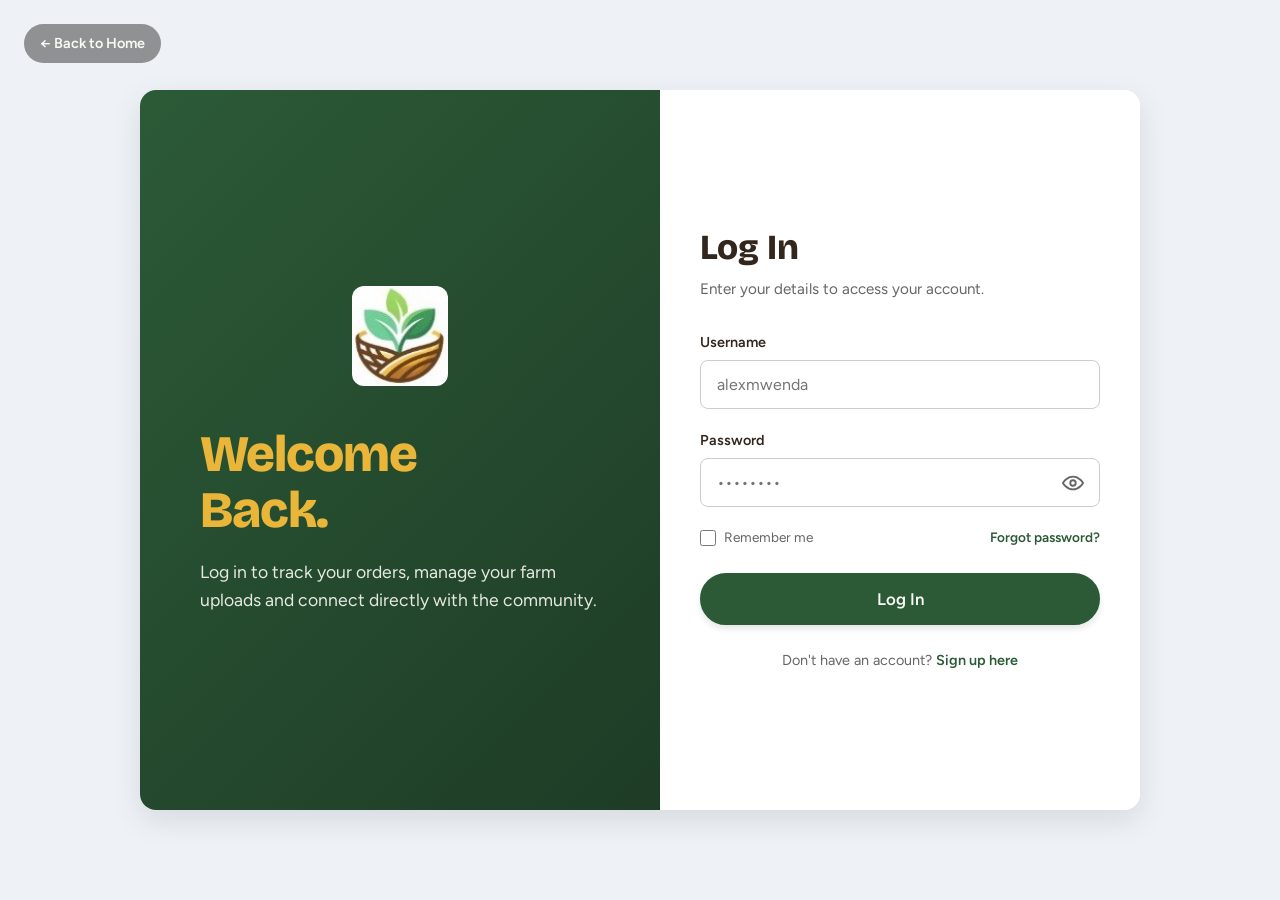
<file: payment-return.html>
<!DOCTYPE html>
<html lang="en">
<head>
  <!-- text encoding, so accents and symbols display correctly -->
  <meta charset="UTF-8">
  <!-- makes the page scale properly on phones -->
  <meta name="viewport" content="width=device-width, initial-scale=1">
  <!-- the text shown in the browser tab -->
  <title>Payment | Shamba Fresh</title>

  <!-- opens the connection to Google Fonts early so the fonts load faster -->
  <link rel="preconnect" href="https://fonts.googleapis.com">
  <link rel="preconnect" href="https://fonts.gstatic.com" crossorigin>
  <!-- the two fonts: Bricolage Grotesque for headings, Figtree for body text -->
  <link href="https://fonts.googleapis.com/css2?family=Bricolage+Grotesque:wght@600;800&family=Figtree:wght@400;500;600&display=swap" rel="stylesheet">

  <!-- the small icon in the browser tab -->
  <link rel="icon" type="image/jpeg" href="assets/images/shambafreshlogo.jpg">
  <!-- all the styling lives in this one file -->
  <link rel="stylesheet" href="css/style.css">
</head>
<!-- full-height page with no site header -->
<body class="auth-body">
  <!-- link back to the home page -->
  <a href="index.html" class="back-home">← Back to Home</a>

  <!-- two halves: branding on the left, the form on the right -->
  <div class="split-layout">
    <div class="auth-left">
      <div class="auth-left-content">
        <a href="index.html" class="logo" style="justify-content: center; margin-bottom: 40px; width: 100%;">
          <img src="assets/images/shambafreshlogo.jpg" alt="Shamba Fresh Logo" style="height: 100px; width: auto; border-radius: 12px;">
        </a>
        <h1>Your<br>Payment.</h1>
        <p>We confirm every payment directly with Pesapal before your order is passed to the farmer.</p>
      </div>
    </div>

    <div class="auth-right">
      <!-- the result card; payment-return.js fills it in. aria-live makes screen readers announce changes -->
      <div class="auth-form-container result-card" aria-live="polite">
        <!-- round icon: tick, exclamation mark or dots -->
        <div id="result-icon" class="result-icon wait">…</div>
        <!-- heading, e.g. 'Payment received' -->
        <h2 id="result-title">Checking your payment…</h2>
        <!-- short explanation -->
        <p id="result-text" class="subtitle">This only takes a moment.</p>
        <!-- order summary line, when known -->
        <p id="result-detail" class="result-detail"></p>
        <!-- buttons added by the script (View my orders, Check again...) -->
        <div id="result-actions" class="result-actions"></div>
      </div>
    </div>
  </div>

  <!-- scripts load in this order: settings first (config.js), then the shared header code (main.js), then this page's own code -->
  <script src="javascript/config.js"></script>
  <!-- this page's own code: asks the backend what happened to the payment -->
  <script src="javascript/payment-return.js"></script>
</body>
</html>
</file>
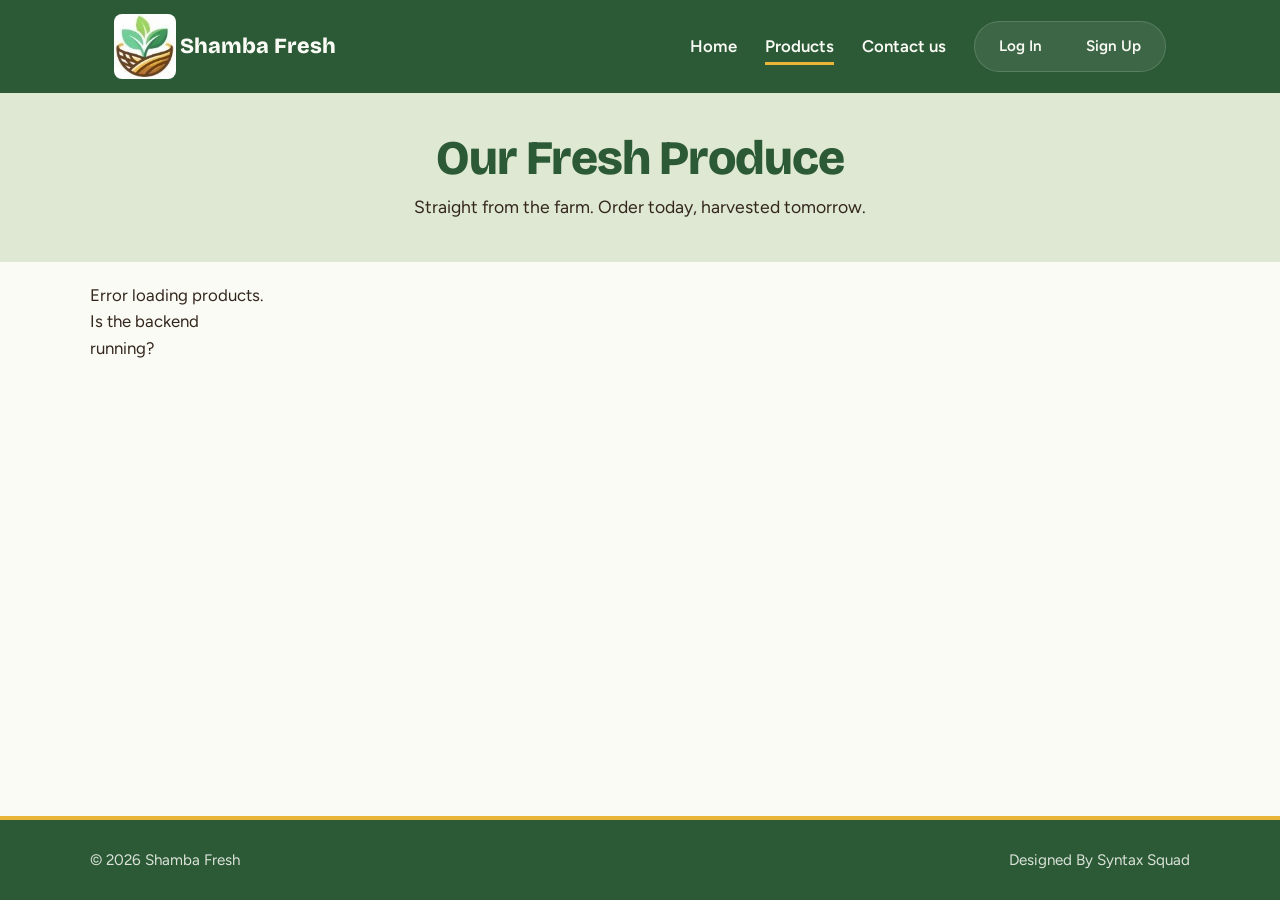
<file: products.html>
<!DOCTYPE html>
<html lang="en">
<head>
  <!-- text encoding, so accents and symbols display correctly -->
  <meta charset="UTF-8">
  <!-- makes the page scale properly on phones -->
  <meta name="viewport" content="width=device-width, initial-scale=1">
  <!-- the text shown in the browser tab -->
  <title>Our Products | Shamba Fresh</title>
  
  <!-- opens the connection to Google Fonts early so the fonts load faster -->
  <link rel="preconnect" href="https://fonts.googleapis.com">
  <link rel="preconnect" href="https://fonts.gstatic.com" crossorigin>
  <!-- the two fonts: Bricolage Grotesque for headings, Figtree for body text -->
  <link href="https://fonts.googleapis.com/css2?family=Bricolage+Grotesque:wght@600;800&family=Figtree:wght@400;500;600&display=swap" rel="stylesheet">
  
  <!-- the small icon in the browser tab -->
  <link rel="icon" type="image/jpeg" href="assets/images/shambafreshlogo.jpg">
  <!-- all the styling lives in this one file -->
  <link rel="stylesheet" href="css/style.css">
</head>
<body>

  <!-- top bar shown on every public page -->
  <header>
    <div class="bar">
      <!-- logo and site name; links to the home page -->
      <a class="logo" href="index.html" aria-label="Shamba Fresh home">
        <img src="assets/images/shambafreshlogo.jpg" alt="">
        <span>Shamba Fresh</span>
      </a>
      
      <!-- the Menu button, only visible on phones (main.js opens and closes the navigation) -->
      <button class="menu-btn" aria-expanded="false" aria-controls="main-nav">Menu</button>
      
      <!-- the navigation links -->
      <nav id="main-nav" aria-label="Main">
        <ul>
          <!-- the public pages; aria-current marks the page I'm on -->
          <li><a href="index.html">Home</a></li>
          <li><a href="products.html" aria-current="page">Products</a></li>
          <li><a href="contact.html">Contact us</a></li>
          
          <!-- My Dashboard link: hidden until main.js finds a logged in user, then it points to the right dashboard -->
          <li id="nav-dashboard" style="display: none;"><a href="dashboard.html">My Dashboard</a></li>
          
          <!-- Log In / Sign Up: hidden once someone is logged in -->
          <li class="auth-section" id="nav-auth">
            <a href="login.html">Log In</a>
            <a href="signup.html">Sign Up</a>
          </li>

          <!-- avatar button and menu: shown only when logged in -->
          <li id="nav-profile" class="profile-nav" style="display: none;">
            <!-- round button that opens the menu -->
            <button class="profile-btn" id="profile-btn" aria-expanded="false">
              <!-- main.js puts the profile picture or the first letter in here -->
              <span class="avatar" id="user-avatar">U</span>
            </button>
            <!-- the menu under the avatar: My Profile and Log Out -->
            <div class="profile-dropdown" id="profile-dropdown">
              <a href="profile.html">My Profile</a>
              <a href="#" class="logout-link" onclick="logout()">Log Out</a>
            </div>
          </li>
        </ul>
      </nav>
    </div>
  </header>

  <!-- the page's own content starts here -->
  <main>
    <!-- title banner at the top of the page -->
    <section class="page-head">
      <div class="wrap">
        <h1>Our Fresh Produce</h1>
        <p>Straight from the farm. Order today, harvested tomorrow.</p>
      </div>
    </section>

    <!-- holds the grid of product cards -->
    <section class="products-section">
      <div class="wrap">
        <!-- products.js replaces the 'Loading' text with one card per product -->
        <div class="product-grid" id="product-grid">
          <p>Loading fresh produce...</p>
        </div>
      </div>
    </section>
  </main>

  <!-- bottom bar -->
  <footer>
    <div class="foot">
      <!-- main.js replaces 2026 with the current year -->
      <span>&copy; <span id="year">2026</span> Shamba Fresh</span>
      <span>Designed By Syntax Squad</span>
    </div>
  </footer>

  <!-- scripts load in this order: settings first (config.js), then the shared header code (main.js), then this page's own code -->
  <script src="javascript/config.js"></script>
  <script src="javascript/main.js"></script>
  <!-- this page's own code: loads and draws the products -->
  <script src="javascript/products.js"></script>
</body>
</html>
</file>
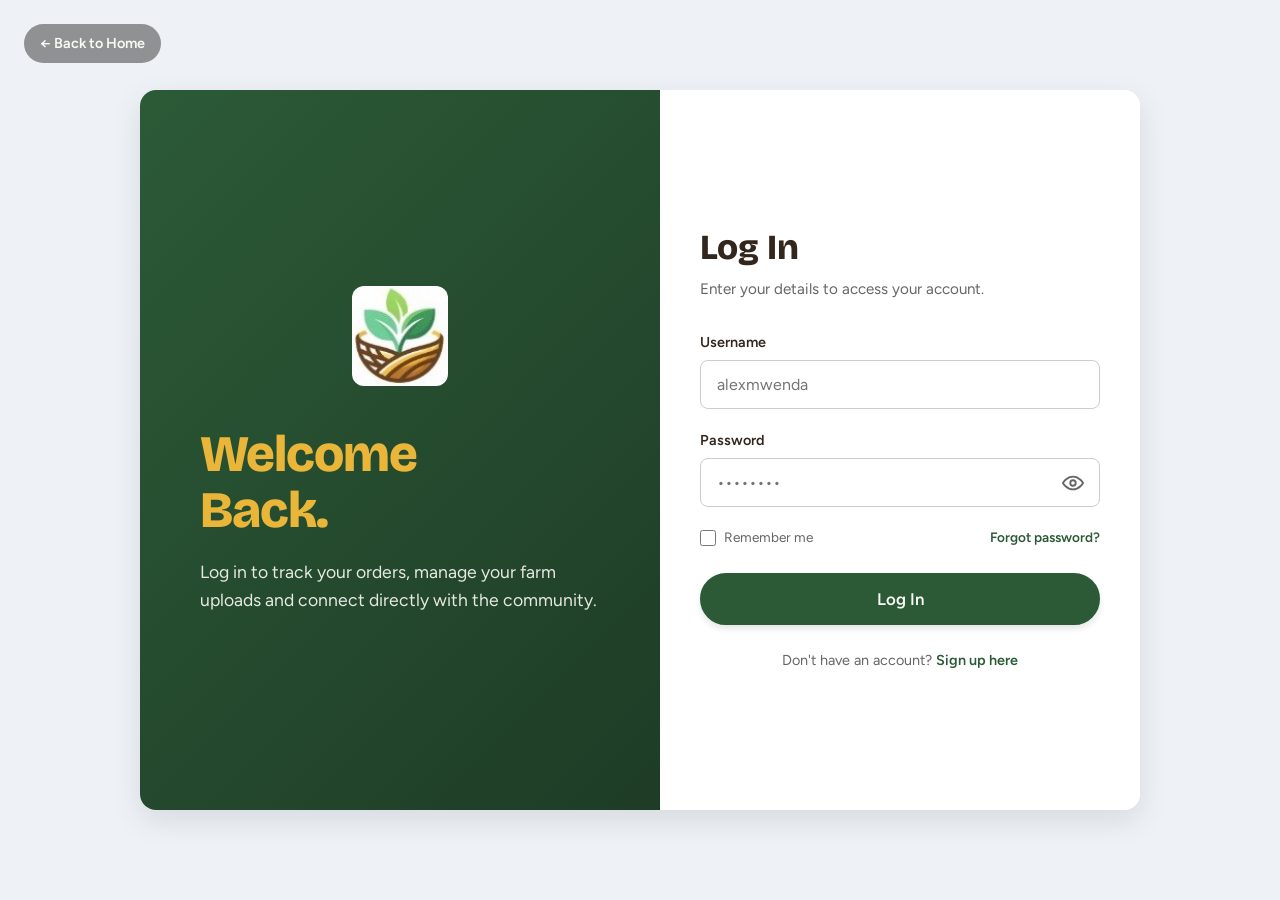
<file: profile.html>
<!DOCTYPE html>
<html lang="en">
<head>
  <!-- text encoding, so accents and symbols display correctly -->
  <meta charset="UTF-8">
  <!-- makes the page scale properly on phones -->
  <meta name="viewport" content="width=device-width, initial-scale=1">
  <!-- the text shown in the browser tab -->
  <title>My Profile | Shamba Fresh</title>
  
  <!-- opens the connection to Google Fonts early so the fonts load faster -->
  <link rel="preconnect" href="https://fonts.googleapis.com">
  <link rel="preconnect" href="https://fonts.gstatic.com" crossorigin>
  <!-- the two fonts: Bricolage Grotesque for headings, Figtree for body text -->
  <link href="https://fonts.googleapis.com/css2?family=Bricolage+Grotesque:wght@600;800&family=Figtree:wght@400;500;600&display=swap" rel="stylesheet">
  
  <!-- the small icon in the browser tab -->
  <link rel="icon" type="image/jpeg" href="assets/images/shambafreshlogo.jpg">
  <!-- all the styling lives in this one file -->
  <link rel="stylesheet" href="css/style.css">
</head>
<!-- full-height page with no site header -->
<body class="auth-body">

  <!-- link back to the home page -->
  <a href="index.html" class="back-home">← Back to Home</a>

  <!-- two halves: branding on the left, the form on the right -->
  <div class="split-layout">
    <!-- Left Side: Branding -->
    <div class="auth-left">
      <div class="auth-left-content">
        <a href="index.html" class="logo" style="justify-content: center; margin-bottom: 40px; width: 100%;">
          <img src="assets/images/shambafreshlogo.jpg" alt="Shamba Fresh Logo" style="height: 100px; width: auto; border-radius: 12px;">
        </a>
        <h1>Your<br>Profile.</h1>
        <p>Manage your contact details and account preferences.</p>
      </div>
    </div>

    <!-- Right Side: Form -->
    <div class="auth-right signup-mode">
      <div class="auth-form-container">
        <h2>Profile Settings</h2>
        <p class="subtitle">Update your account information.</p>

        <form id="profile-form">
          
          <!-- PROFILE PICTURE SECTION -->
          <div class="avatar-upload-section">
            <!-- profile.js draws the picture (or the first letter) here -->
            <div class="avatar-preview" id="avatar-preview">
              <span id="avatar-initial">U</span>
            </div>
            <div class="avatar-input">
              <label for="avatar-file" class="btn small" style="display:inline-block; cursor:pointer;">Change Picture</label>
              <!-- hidden file chooser; the 'Change Picture' label opens it -->
              <input type="file" id="avatar-file" accept="image/jpeg,image/png,image/webp" style="display: none;">
              <!-- only shown when there is a picture to remove -->
              <button type="button" class="btn alt small" id="avatar-remove" hidden style="margin-top:8px;">Remove</button>
              <small class="hint" style="display:block; margin-top:8px;">JPG, PNG or WEBP, up to 2 MB</small>
              <!-- picture upload messages appear here -->
              <small id="avatar-msg" class="feedback" role="status"></small>
            </div>
          </div>

          <div class="input-group">
            <label>Username (Cannot be changed)</label>
            <!-- shown but disabled: usernames can't be changed -->
            <input type="text" id="prof-username" disabled style="background: #eee; color: #888;">
          </div>

          <div class="input-group">
            <label for="prof-email">Email Address</label>
            <!-- email for receipts -->
            <input type="email" id="prof-email" placeholder="you@example.com">
            <small class="hint">Used for payment receipts.</small>
          </div>

          <!-- EVERYONE can edit their phone number -->
          <div class="input-group">
            <label for="prof-phone">Contact Phone Number</label>
            <input type="tel" id="prof-phone" placeholder="0712 345 678">
            <small class="hint">Used for delivery updates and contact.</small>
          </div>

          <!-- ONLY FARMERS see this section (Hidden by default) -->
          <div id="farmer-profile-fields" style="display: none;">
            <h3 class="form-group-title">Payment Information</h3>
            
            <div class="input-group">
              <label for="prof-payment-method">Payment Method</label>
              <!-- payout method (farmers only) -->
              <select id="prof-payment-method">
                <option value="mpesa">M-Pesa number</option>
                <option value="airtel money">Airtel Money</option>
                <option value="till">Till number</option>
              </select>
            </div>

            <div class="input-group">
              <label for="prof-payment-number">Payment Number</label>
              <input type="text" id="prof-payment-number" placeholder="0712 345 678">
            </div>
          </div>

          <button type="submit" class="btn main auth-submit" style="margin-top: 10px;">Save Changes</button>
          
          <!-- Success / Error Message -->
          <!-- save messages appear here -->
          <small id="profile-msg" class="feedback" role="status" style="text-align: center; margin-top: 12px;"></small>
        </form>
      </div>
    </div>
  </div>

  <!-- scripts load in this order: settings first (config.js), then the shared header code (main.js), then this page's own code -->
  <script src="javascript/config.js"></script>
  <!-- shared code: gives this page the small popup messages (showToast) -->
  <script src="javascript/main.js"></script>
  <script src="javascript/profile.js"></script>
</body>
</html>
</file>
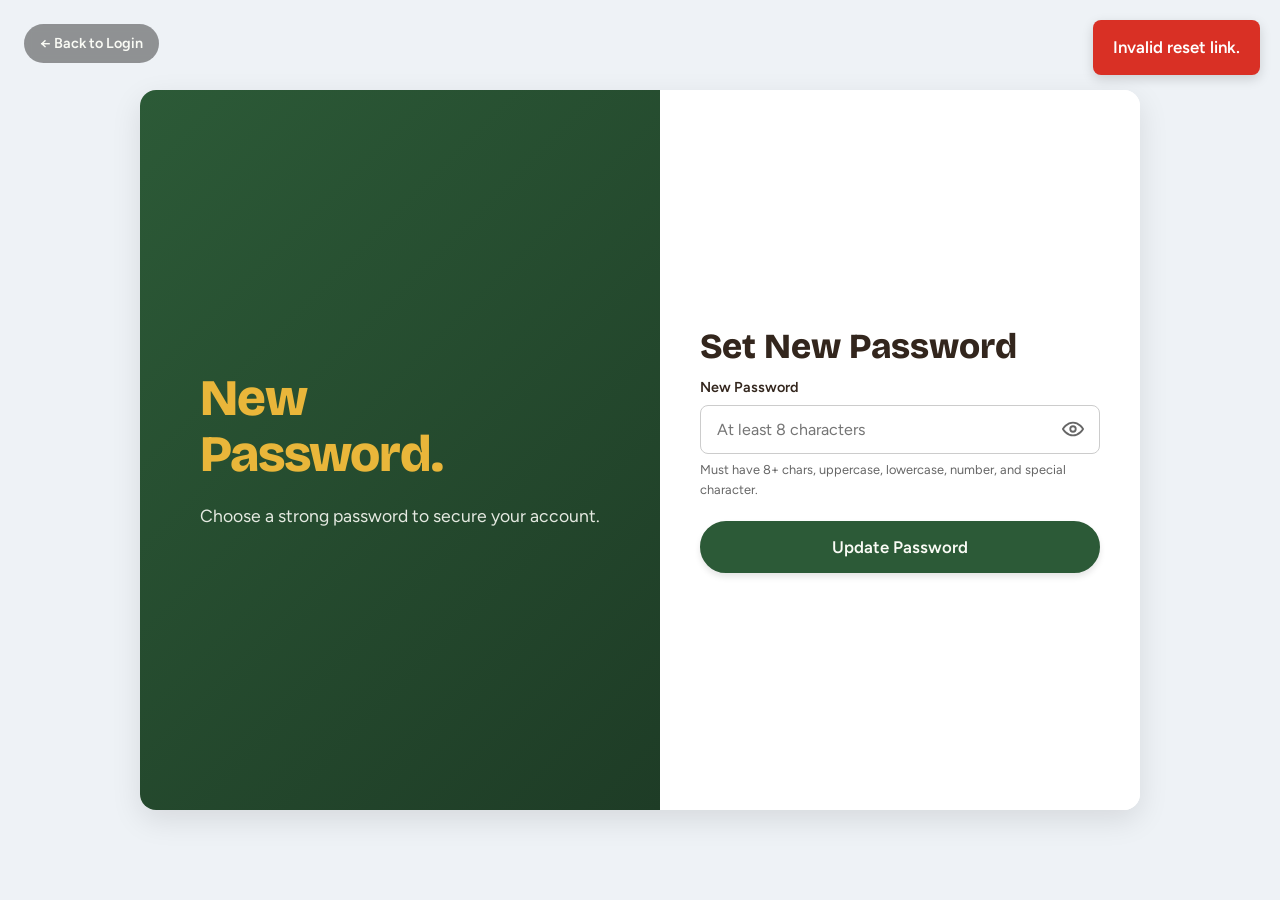
<file: reset-password.html>
<!DOCTYPE html>
<html lang="en">
<head>
  <meta charset="UTF-8">
  <meta name="viewport" content="width=device-width, initial-scale=1">
  <title>Reset Password | Shamba Fresh</title>
  <link rel="preconnect" href="https://fonts.googleapis.com">
  <link rel="preconnect" href="https://fonts.gstatic.com" crossorigin>
  <link href="https://fonts.googleapis.com/css2?family=Bricolage+Grotesque:wght@600;800&family=Figtree:wght@400;500;600&display=swap" rel="stylesheet">
  <link rel="icon" type="image/jpeg" href="assets/images/shambafreshlogo.jpg">
  <link rel="stylesheet" href="css/style.css">
</head>
<body class="auth-body">
  <a href="login.html" class="back-home">← Back to Login</a>
  <div class="split-layout">
    <div class="auth-left">
      <div class="auth-left-content">
        <h1>New<br>Password.</h1>
        <p>Choose a strong password to secure your account.</p>
      </div>
    </div>
    <div class="auth-right">
      <div class="auth-form-container">
        <h2>Set New Password</h2>
        
        <form id="reset-form">
          <div class="input-group">
            <label for="new-password">New Password</label>
            <div class="password-wrapper">
              <input type="password" id="new-password" placeholder="At least 8 characters" required minlength="8">
              <button type="button" class="toggle-password" id="toggle-reset-password" onclick="togglePassword('new-password', 'toggle-reset-password')"></button>
            </div>
            <!-- Live feedback for password strength -->
            <small id="password-feedback" class="feedback"></small>
            <small class="hint">Must have 8+ chars, uppercase, lowercase, number, and special character.</small>
          </div>
          <button type="submit" class="btn main auth-submit">Update Password</button>
        </form>
      </div>
    </div>
  </div>
  
  <script src="javascript/config.js"></script>
  <script src="javascript/main.js"></script>
  <script>
    // the reset link looks like reset-password.html?token=abc..., so I read the token from the address
    const urlParams = new URLSearchParams(window.location.search);
    const token = urlParams.get('token');

    // opened without a token: nothing to reset, so send them to the login page
    if (!token) {
        showToast("Invalid reset link.");
        setTimeout(() => window.location.href = 'login.html', 2000);
    }

    // the password box and the small line under it that shows live feedback
    const passwordInput = document.getElementById('new-password');
    const passwordFeedback = document.getElementById('password-feedback');

    // Live password validation (Same as signup)
    passwordInput.addEventListener('input', () => {
        // runs on every keystroke: work out which password rules are still missing
        const val = passwordInput.value;
        let missing = [];
        
        // one check per rule (the same rules as check_password in the backend)
        if (val.length < 8) missing.push("8+ characters");
        if (!/[A-Z]/.test(val)) missing.push("uppercase letter");
        if (!/[a-z]/.test(val)) missing.push("lowercase letter");
        if (!/\d/.test(val)) missing.push("number");
        if (!/[!@#$%^&*(),.?":{}|<>]/.test(val)) missing.push("special character");

        // all rules met: green message. Some missing: red list. Empty box: hide the line
        if (missing.length === 0) {
            passwordFeedback.textContent = "Strong password!";
            passwordFeedback.className = "feedback success";
            passwordFeedback.style.display = "block";
        } else if (val.length > 0) {
            passwordFeedback.textContent = "Missing: " + missing.join(", ");
            passwordFeedback.className = "feedback error";
            passwordFeedback.style.display = "block";
        } else {
            passwordFeedback.textContent = "";
            passwordFeedback.style.display = "none";
        }
    });

    // runs when 'Update Password' is pressed
    document.getElementById('reset-form').addEventListener('submit', async (e) => {
        // stop the normal form submit (I send it myself with fetch)
        e.preventDefault();
        const password = passwordInput.value;
        // the submit button, so I can show 'Updating...'
        const btn = e.target.querySelector('button');

        // Final check before sending
        if (password.length < 8 || !/[A-Z]/.test(password) || !/[a-z]/.test(password) || !/\d/.test(password) || !/[!@#$%^&*(),.?":{}|<>]/.test(password)) {
            passwordInput.dispatchEvent(new Event('input'));
            passwordInput.focus();
            return;
        }

        setBtn(btn, 'Updating...');

        try {
            // send the token and the new password to the backend, which saves the new hash in the database
            const res = await fetch(`${API_BASE}/api/reset-password`, {
                method: 'POST',
                headers: { 'Content-Type': 'application/json' },
                body: JSON.stringify({ token: token, new_password: password })
            });
            
            // saved: show success, then go to the login page after 2 seconds
            if (res.ok) {
                setBtn(btn, 'Success! Redirecting...');
                setTimeout(() => window.location.href = 'login.html', 2000);
            } else {
                // failed (bad or expired link, weak password...): show the server's message
                const data = await res.json();
                showToast(errorMessage(data, 'Invalid or expired link.'));
                resetBtn(btn);
            }
        // the server couldn't be reached
        } catch {
            showToast('Cannot connect to backend.');
            resetBtn(btn);
        }
    });
  </script>
</body>
</html>
</file>
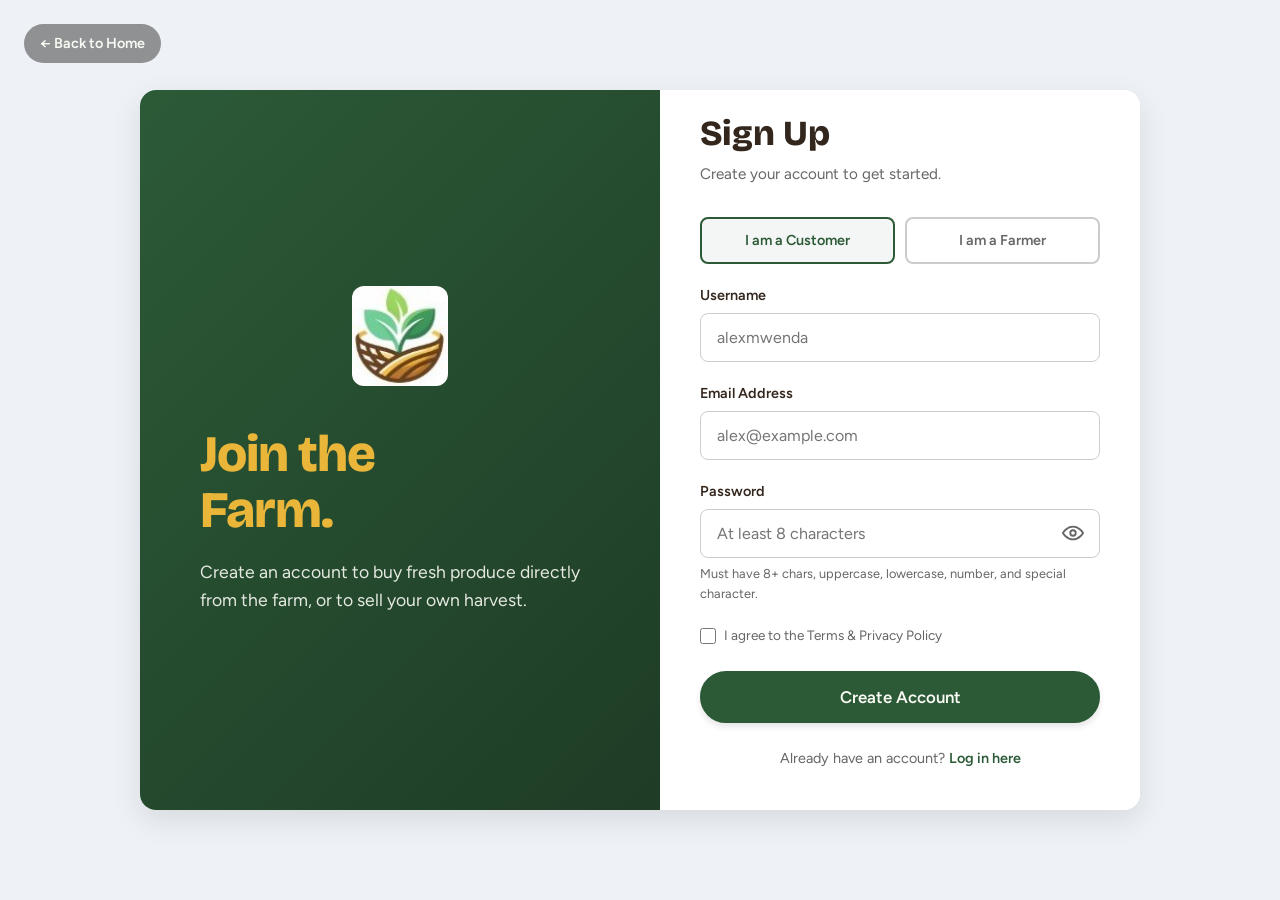
<file: signup.html>
<!DOCTYPE html>
<html lang="en">
<head>
  <!-- text encoding, so accents and symbols display correctly -->
  <meta charset="UTF-8">
  <!-- makes the page scale properly on phones -->
  <meta name="viewport" content="width=device-width, initial-scale=1">
  <!-- the text shown in the browser tab -->
  <title>Sign Up | Shamba Fresh</title>
  
  <!-- opens the connection to Google Fonts early so the fonts load faster -->
  <link rel="preconnect" href="https://fonts.googleapis.com">
  <link rel="preconnect" href="https://fonts.gstatic.com" crossorigin>
  <!-- the two fonts: Bricolage Grotesque for headings, Figtree for body text -->
  <link href="https://fonts.googleapis.com/css2?family=Bricolage+Grotesque:wght@600;800&family=Figtree:wght@400;500;600&display=swap" rel="stylesheet">
  
  <!-- the small icon in the browser tab -->
  <link rel="icon" type="image/jpeg" href="assets/images/shambafreshlogo.jpg">
  <!-- all the styling lives in this one file -->
  <link rel="stylesheet" href="css/style.css">
</head>
<!-- full-height page with no site header -->
<body class="auth-body">

  <!-- link back to the home page -->
  <a href="index.html" class="back-home">← Back to Home</a>

  <!-- two halves: branding on the left, the form on the right -->
  <div class="split-layout">
    <div class="auth-left">
      <div class="auth-left-content">
        <a href="index.html" class="logo" style="justify-content: center; margin-bottom: 40px; width: 100%;">
          <img src="assets/images/shambafreshlogo.jpg" alt="Shamba Fresh Logo" style="height: 100px; width: auto; border-radius: 12px;">
        </a>
        <h1>Join the<br>Farm.</h1>
        <p>Create an account to buy fresh produce directly from the farm, or to sell your own harvest.</p>
      </div>
    </div>

    <div class="auth-right">
      <div class="auth-form-container">
        <h2>Sign Up</h2>
        <p class="subtitle">Create your account to get started.</p>

        <!-- auth.js sends this to the backend when it is submitted -->
        <form id="signup-form">
          
          <!-- ROLE SELECTOR (Updated to Customer) -->
          <div class="role-selector">
            <label>
              <!-- 'buyer' means customer; the backend turns it into the 'customer' role -->
              <input type="radio" name="role" value="buyer" checked>
              <span>I am a Customer</span>
            </label>
            <label>
              <!-- choosing farmer reveals the payout fields below -->
              <input type="radio" name="role" value="farmer">
              <span>I am a Farmer</span>
            </label>
          </div>

          <!-- FARMER ONLY: first section heading (second one is "Payment & contact details" below) -->
          <h3 class="form-group-title farmer-only">Account details</h3>

          <div class="input-group">
            <label for="username">Username</label>
            <!-- at least 3 characters here; the backend applies the full rules -->
            <input type="text" id="username" placeholder="alexmwenda" required minlength="3">
            <!-- username problems (e.g. already taken) appear here -->
            <small id="username-feedback" class="feedback"></small>
          </div>

          <div class="input-group">
            <label for="email">Email Address</label>
            <!-- stored for payment receipts -->
            <input type="email" id="email" placeholder="alex@example.com" required>
          </div>

          <div class="input-group">
            <label for="password">Password</label>
            <!-- Eye icon wrapper -->
            <div class="password-wrapper">
              <input type="password" id="password" placeholder="At least 8 characters" required minlength="8">
              <!-- Added the closed-eye emoji by default -->
              <button type="button" class="toggle-password" id="toggle-signup-password" onclick="togglePassword('password', 'toggle-signup-password')"></button>
            </div>
            <!-- New container for live password validation feedback -->
            <small id="password-feedback" class="feedback"></small>
            <small class="hint">Must have 8+ chars, uppercase, lowercase, number, and special character.</small>
          </div>

          <!-- FARMER ONLY: shown when "I am a Farmer" is selected -->
          <div id="farmer-fields" class="farmer-fields">
            <h3 class="form-group-title">Payment &amp; contact details</h3>

            <div class="input-group">
              <label for="phone">Contact Mobile</label>
              <input type="tel" id="phone" placeholder="0712 345 678" autocomplete="tel">
              <small class="hint">Customers and our team will use this to reach you.</small>
            </div>

            <div class="input-group">
              <label for="payment_method">How do you want to be paid?</label>
              <!-- how a farmer wants to be paid (the backend lowercases the value) -->
              <select id="payment_method">
                <option value="mpesa">M-Pesa number</option>
                <option value="till">Till number</option>
                <option value="Airtel Money">Airtel money</option>
              </select>
            </div>

            <div class="input-group">
              <label for="payment_number" id="payment_number_label">M-Pesa Number</label>
              <input type="text" id="payment_number" placeholder="0712 345 678" inputmode="numeric">
            </div>
          </div>

          <div class="form-options">
            <label class="checkbox-label">
              <!-- must be ticked before the form can be sent -->
              <input type="checkbox" required> I agree to the Terms & Privacy Policy
            </label>
          </div>

          <!-- general signup errors appear here -->
          <small id="signup-error" class="feedback"></small>

          <!-- submit button -->
          <button type="submit" class="btn main auth-submit">Create Account</button>
        </form>

        <p class="auth-footer">
          Already have an account? <a href="login.html">Log in here</a>
        </p>
      </div>
    </div>
  </div>

  <!-- scripts load in this order: settings first (config.js), then the shared header code (main.js), then this page's own code -->
  <script src="javascript/config.js"></script>
  <script src="javascript/main.js"></script>
  <script src="javascript/auth.js"></script>
</body>
</html>
</file>
<file: css/style.css>
/* ============================================================
   ROOT VARIABLES & GLOBAL RESET
   ============================================================ */
:root {
  --hero-image: url("../assets/images/indexbackground.jpg");
  --leaf: #2c5a37;
  --soil: #33261d;
  --maize: #e9b63a;
  --milk: #fafbf5;
  --sage: #dfe8d2;
  --head: "Bricolage Grotesque", "Trebuchet MS", sans-serif;
  --body: "Figtree", "Segoe UI", Arial, sans-serif;
}

* { box-sizing: border-box; margin: 0; }
html { scroll-behavior: smooth; }

body { 
  font-family: var(--body); 
  color: var(--soil); 
  background: var(--milk); 
  line-height: 1.6; 
  font-size: 1.05rem; 
}

/* --- STICKY FOOTER LAYOUT (Standard Pages) --- */
body:not(.auth-body):not(.dash-body) {
  display: flex;
  flex-direction: column;
  min-height: 100vh;
}
body:not(.auth-body):not(.dash-body) main {
  flex: 1;
}
/* ----------------------------------------------- */

a { color: inherit; }
:focus-visible { outline: 3px solid var(--maize); outline-offset: 3px; }

/* ============================================================
   HEADER & MAIN NAVIGATION
   ============================================================ */
header { background: var(--leaf); color: var(--milk); }
.bar { max-width: 1100px; margin: 0 auto; padding: 14px 24px; display: flex; align-items: center; justify-content: space-between; gap: 16px; flex-wrap: wrap; }
.logo { display: flex; align-items: center; gap: 4px; text-decoration: none; font-family: var(--head); font-weight: 800; font-size: 1.35rem; }
.logo img { height: 65px; width: auto; display: block; border-radius: 8px; }
nav ul { list-style: none; padding: 0; display: flex; align-items: center; gap: 28px; width: 100%; }
nav a { text-decoration: none; font-weight: 600; padding: 6px 0; border-bottom: 3px solid transparent; }
nav a:hover, nav a[aria-current="page"] { border-bottom-color: var(--maize); }
.menu-btn { display: none; background: none; border: 2px solid var(--milk); color: var(--milk); border-radius: 8px; padding: 6px 12px; font: inherit; font-weight: 600; cursor: pointer; transition: .2s; }
.menu-btn:hover, .menu-btn:focus { background: rgba(255,255,255,.1); }

/* Auth Navigation Section */
.auth-section {
  display: flex;
  align-items: center;
  background: rgba(255, 255, 255, 0.08);
  border: 1px solid rgba(255, 255, 255, 0.15);
  border-radius: 999px;
  padding: 4px;
  gap: 4px;
  margin-left: auto;
}
.auth-section a { padding: 8px 20px; border-radius: 999px; border-bottom: none !important; font-size: 0.95rem; font-weight: 600; color: var(--milk); background: transparent; transition: all 0.25s ease; }
.auth-section a:hover { background: var(--maize); color: var(--soil) !important; }

/* ============================================================
   PROFILE DROPDOWN (Top Right)
   ============================================================ */
.profile-nav { position: relative; margin-left: auto; }
.profile-btn { background: none; border: none; cursor: pointer; padding: 0; display: flex; align-items: center; }
.avatar { display: flex; align-items: center; justify-content: center; width: 42px; height: 42px; border-radius: 50%; background: var(--maize); color: var(--soil); font-family: var(--head); font-weight: 800; font-size: 1.3rem; border: 2px solid rgba(255, 255, 255, 0.2); transition: .2s; overflow: hidden; }
.avatar:hover { transform: scale(1.05); border-color: var(--milk); }
.avatar img { width: 100%; height: 100%; object-fit: cover; border-radius: 50%; }

.profile-dropdown { position: absolute; top: 55px; right: 0; background: #fff; border-radius: 8px; box-shadow: 0 10px 25px rgba(0,0,0,.15); min-width: 180px; display: none; flex-direction: column; overflow: hidden; z-index: 100; border: 1px solid rgba(0,0,0,.05); }
.profile-dropdown.show { display: flex; }
.profile-dropdown a { padding: 12px 16px; text-decoration: none; color: var(--soil); font-weight: 600; font-size: 0.95rem; border-bottom: 1px solid #eee; text-align: left; border-bottom: none !important; }
.profile-dropdown a:hover { background: var(--sage); color: var(--leaf); }
.profile-dropdown a.logout-link { color: #c0392b; border-top: 1px solid #eee; }
.profile-dropdown a.logout-link:hover { background: #fdf2f2; }

/* ============================================================
   HERO, SECTIONS & FOOTER (Landing Page)
   ============================================================ */
.hero { min-height: 80vh; display: flex; align-items: center; background-color: var(--leaf); background-image: linear-gradient(rgba(20,40,26,.55), rgba(20,40,26,.55)), var(--hero-image); background-size: cover; background-position: center; background-repeat: no-repeat; color: var(--milk); }
.hero-in { width: 100%; max-width: 820px; margin: 0 auto; padding: 96px 24px; text-align: center; }
h1 { font-family: var(--head); font-weight: 800; font-size: clamp(2.3rem, 5.5vw, 4rem); line-height: 1.05; letter-spacing: -.02em; color: var(--milk); }
.hero p { margin: 20px auto 0; max-width: 52ch; font-size: 1.15rem; text-shadow: 0 2px 4px rgba(0,0,0,.5); }

section { padding: 72px 24px; }
.wrap { max-width: 1100px; margin: 0 auto; }
h2 { font-family: var(--head); font-weight: 800; font-size: clamp(1.7rem, 3.5vw, 2.4rem); line-height: 1.15; color: var(--leaf); }

.about { display: grid; grid-template-columns: 1fr 1.4fr; gap: 48px; }
.about p { max-width: 62ch; }
.about p + p { margin-top: 16px; }

.why { background: var(--soil); color: var(--milk); }
.why h2 { color: var(--maize); }
.points { margin-top: 36px; display: grid; grid-template-columns: repeat(3, 1fr); gap: 36px; }
.points > div { background: rgba(255,255,255,.05); padding: 24px; border-radius: 12px; border: 1px solid rgba(255,255,255,.1); transition: .2s; }
.points > div:hover { transform: translateY(-5px); }
.points h3 { font-family: var(--head); font-size: 1.25rem; margin-bottom: 8px; color: var(--maize); display: flex; align-items: center; gap: 8px; }
.points h3::before { content: "✓"; background: var(--maize); color: var(--soil); border-radius: 50%; width: 24px; height: 24px; display: inline-flex; align-items: center; justify-content: center; font-size: .8rem; }
.points p { color: #e6e0d6; }

.cta { text-align: center; }
.cta p { margin: 14px auto 28px; max-width: 50ch; }
.cta .btn.main { background: var(--maize); border-color: var(--maize); color: var(--soil); }
.cta .btn.main:hover { background: var(--leaf); border-color: var(--leaf); color: var(--milk); }

footer { background: var(--leaf); color: var(--milk); padding: 28px 24px; border-top: 4px solid var(--maize); }
.foot { max-width: 1100px; margin: 0 auto; display: flex; justify-content: space-between; gap: 16px; flex-wrap: wrap; font-size: .95rem; opacity: .85; }

/* ============================================================
   BUTTONS
   ============================================================ */
.btns { margin-top: 28px; display: flex; gap: 14px; flex-wrap: wrap; justify-content: center; }
.btn { display: inline-block; padding: 13px 26px; border-radius: 999px; font-weight: 600; text-decoration: none; border: 2px solid var(--leaf); transition: .2s; box-shadow: 0 4px 6px rgba(0,0,0,.1); cursor: pointer; font-family: var(--body); }
.btn:hover { transform: translateY(-2px); box-shadow: 0 6px 12px rgba(0,0,0,.15); }
.btn.main { background: var(--leaf); color: var(--milk); }
.btn.main:hover { background: var(--soil); border-color: var(--soil); }
.btn.alt:hover { background: var(--leaf); color: var(--milk); }
.btn.danger { background: #c0392b; border-color: #c0392b; color: #fff; }
.btn.danger:hover { background: #a93226; border-color: #a93226; }
.btn.small { padding: 6px 14px; font-size: 0.85rem; }
.hero .btn.main { background: var(--maize); border-color: var(--maize); color: var(--soil); }
.hero .btn.main:hover { background: var(--milk); border-color: var(--milk); }
.hero .btn.alt { border-color: var(--milk); color: var(--milk); }
.hero .btn.alt:hover { background: var(--milk); color: var(--leaf); }

/* ============================================================
   AUTH PAGES (Login / Signup / Profile)
   ============================================================ */
.auth-body { margin: 0; padding: 20px; height: 100vh; overflow: auto; display: flex; align-items: center; justify-content: center; background: #eef2f6; }
.split-layout { display: flex; width: 100%; max-width: 1000px; height: 80vh; min-height: 600px; background: #fff; border-radius: 16px; overflow: hidden; box-shadow: 0 10px 30px rgba(0,0,0,0.1); }
.auth-left { flex: 1; background: linear-gradient(135deg, #2c5a37 0%, #1e3c26 100%); background-size: cover; background-position: center; display: flex; align-items: center; padding: 60px; color: var(--milk); position: relative; }
.auth-left-content { max-width: 450px; z-index: 2; }
.auth-left h1 { font-family: var(--head); font-size: clamp(2.5rem, 4vw, 3.5rem); font-weight: 800; line-height: 1.1; margin-bottom: 20px; color: var(--maize); }
.auth-left p { font-size: 1.1rem; line-height: 1.6; opacity: 0.9; }
.auth-right { flex: 1; background: #fff; display: flex; align-items: center; justify-content: center; padding: 40px; overflow-y: auto; }
.auth-form-container { width: 100%; max-width: 400px; }
.auth-form-container h2 { font-family: var(--head); font-size: 2.2rem; color: var(--soil); margin-bottom: 8px; }
.auth-form-container .subtitle { color: #666; margin-bottom: 30px; font-size: 0.95rem; }

.input-group { display: flex; flex-direction: column; gap: 6px; margin-bottom: 20px; }
.input-group label { font-weight: 600; font-size: 0.9rem; color: var(--soil); }
.input-group input { padding: 14px 16px; border: 1px solid #ccc; border-radius: 8px; font-family: var(--body); font-size: 1rem; transition: .2s; }
.input-group input:focus { outline: none; border-color: var(--leaf); box-shadow: 0 0 0 3px rgba(44,90,55,.15); }
.form-options { margin-bottom: 24px; }
.checkbox-label { display: flex; align-items: center; gap: 8px; font-size: 0.85rem; color: #666; cursor: pointer; }
.checkbox-label input { accent-color: var(--leaf); width: 16px; height: 16px; }
.auth-submit { width: 100%; cursor: pointer; font-size: 1.05rem; padding: 14px; }
.auth-footer { text-align: center; margin-top: 24px; font-size: 0.9rem; color: #666; }
.auth-footer a { color: var(--leaf); font-weight: 600; text-decoration: none; }
.auth-footer a:hover { text-decoration: underline; }
.feedback { font-size: 0.85rem; margin-top: 4px; display: none; font-weight: 600; }
.feedback.error { color: #d93025; display: block; }
/* NEW: Success feedback style */
.feedback.success { color: #2c5a37; display: block; }

.back-home { position: absolute; top: 24px; left: 24px; z-index: 10; color: var(--milk); background: rgba(0, 0, 0, 0.4); backdrop-filter: blur(4px); padding: 8px 16px; border-radius: 999px; text-decoration: none; font-weight: 600; font-size: 0.9rem; transition: .2s; }
.back-home:hover { background: var(--maize); color: var(--soil); }

/* Role Selector & Farmer Signup Fields */
.role-selector { display: flex; gap: 10px; margin-bottom: 20px; }
.role-selector label { flex: 1; cursor: pointer; }
.role-selector input[type="radio"] { display: none; }
.role-selector span { display: block; text-align: center; padding: 10px; border: 2px solid #ccc; border-radius: 8px; font-weight: 600; color: #666; transition: .2s; font-size: 0.9rem; }
.role-selector input[type="radio"]:checked + span { border-color: var(--leaf); background: rgba(44, 90, 55, 0.05); color: var(--leaf); }

.farmer-fields { display: none; }
.farmer-fields.show { display: block; }
.form-group-title { font-family: var(--head); color: var(--leaf); font-size: 1.05rem; margin: 4px 0 14px; padding-bottom: 6px; border-bottom: 1px solid rgba(44,90,55,.2); }
.input-group select { padding: 14px 16px; border: 1px solid #ccc; border-radius: 8px; font-family: var(--body); font-size: 1rem; background: #fff; transition: .2s; }
.input-group select:focus { outline: none; border-color: var(--leaf); box-shadow: 0 0 0 3px rgba(44,90,55,.15); }
.hint { font-size: 0.8rem; color: #666; }

.payout-info { margin-top: 18px; padding: 12px 16px; border-left: 4px solid var(--maize); background: rgba(255,255,255,.1); border-radius: 6px; font-size: 0.95rem; }
.payout-info:empty { display: none; }

.farmer-only { display: none; }
.farmer-mode .farmer-only { display: block; }
.auth-right.signup-mode { align-items: flex-start; padding-top: 12px; }
.auth-right.signup-mode .auth-form-container { margin: 0 auto; padding: 12px 0 40px; }
.farmer-mode .role-selector { display: none; }

/* Profile Avatar Upload */
.avatar-upload-section {
  display: flex;
  align-items: center;
  gap: 20px;
  margin-bottom: 30px;
  padding-bottom: 20px;
  border-bottom: 1px solid rgba(0,0,0,0.05);
}
.avatar-preview {
  width: 80px;
  height: 80px;
  border-radius: 50%;
  background: var(--maize);
  color: var(--soil);
  display: flex;
  align-items: center;
  justify-content: center;
  font-family: var(--head);
  font-size: 2.5rem;
  font-weight: 800;
  overflow: hidden;
  border: 3px solid rgba(0,0,0,0.05);
}
.avatar-preview img {
  width: 100%;
  height: 100%;
  object-fit: cover;
}
.avatar-input {
  display: flex;
  flex-direction: column;
}

/* Password Toggle Wrapper */
.password-wrapper { position: relative; display: flex; align-items: center; }
.password-wrapper input { width: 100%; padding-right: 45px !important; }
.toggle-password { position: absolute; right: 12px; background: none; border: none; cursor: pointer; font-size: 1.2rem; color: #666; }
.toggle-password:hover { color: var(--leaf); }

/* Custom Toast Popups */
#toast-container { position: fixed; top: 20px; right: 20px; z-index: 9999; display: flex; flex-direction: column; gap: 10px; }
.toast { padding: 14px 20px; border-radius: 8px; color: white; font-weight: 600; box-shadow: 0 4px 12px rgba(0,0,0,0.15); animation: slideIn 0.3s ease-out forwards; max-width: 350px; }
.toast.error { background: #d93025; }
.toast.success { background: #2c5a37; }
.toast.info { background: #1a73e8; }
@keyframes slideIn { from { transform: translateX(100%); opacity: 0; } to { transform: translateX(0); opacity: 1; } }

/* ============================================================
   PRODUCTS PAGE
   ============================================================ */
.page-head { background: var(--sage); padding: 60px 24px; text-align: center; }
.page-head h1 { color: var(--leaf) !important; font-size: clamp(2rem, 4vw, 3rem); margin-bottom: 10px; }
.page-head p { color: var(--soil); font-size: 1.1rem; }
.products-section { padding: 40px 24px; background: var(--milk); }

.product-grid { display: grid; grid-template-columns: repeat(auto-fill, minmax(160px, 1fr)); gap: 12px; }
.product-card { background: #fff; border-radius: 6px; overflow: hidden; box-shadow: 0 1px 3px rgba(0,0,0,.06); border: 1px solid rgba(0,0,0,.06); transition: box-shadow .15s, border-color .15s; display: flex; flex-direction: column; }
.product-card:hover { box-shadow: 0 4px 12px rgba(0,0,0,.10); border-color: rgba(0,0,0,.14); }

.product-img { aspect-ratio: 1 / 1; background-size: cover; background-position: center; background-color: var(--sage); position: relative; }

.availability-badge { position: absolute; bottom: 0; left: 0; width: max-content; background: rgba(0, 0, 0, 0.7); color: var(--maize); font-size: 0.75rem; font-weight: 700; padding: 5px 10px; border-top-right-radius: 6px; letter-spacing: 0.02em; line-height: 1.2; pointer-events: none; }
.availability-badge.out { background: rgba(217, 48, 37, 0.9); color: white; }

.product-info { padding: 10px 10px 12px; display: flex; flex-direction: column; flex-grow: 1; }
.product-info h3 { font-family: var(--body); color: var(--soil); font-size: 0.88rem; font-weight: 600; line-height: 1.3; margin-bottom: 2px; display: -webkit-box; -webkit-line-clamp: 2; line-clamp: 2; -webkit-box-orient: vertical; overflow: hidden; }
.product-info .farmer { font-size: 0.72rem; color: #888; margin-bottom: 6px; white-space: nowrap; overflow: hidden; text-overflow: ellipsis; }
.product-info .price { font-weight: 800; color: var(--leaf); font-size: 0.95rem; margin-bottom: 10px; flex-grow: 1; }

.product-card .order-btn { width: 100%; cursor: pointer; font-family: var(--body); padding: 7px 8px; font-size: 0.78rem; font-weight: 600; border-radius: 4px; border: 1px solid var(--leaf); box-shadow: none; background: var(--leaf); color: var(--milk); }
.product-card .order-btn:hover { transform: none; box-shadow: none; background: var(--soil); border-color: var(--soil); }

/* ============================================================
   CONTACT PAGE & MAP
   ============================================================ */
/* Changed ratio to make the form much wider and less squeezed */
.contact-grid { display: grid; grid-template-columns: 1fr 2fr; gap: 40px; align-items: stretch; max-width: 1100px; margin: 0 auto 40px; }
.page-head { padding: 40px 24px !important; }
.page-head h1 { margin-bottom: 10px; }
.page-head p { margin: 0; font-size: 1.1rem; }
.products-section { padding: 20px 24px !important; }

.contact-info h2, .contact-form-container h2 { color: var(--leaf); font-family: var(--head); font-size: 1.6rem; margin-bottom: 8px; }
.contact-info > p, .contact-form-container > p { color: #666; margin-bottom: 25px; font-size: 1rem; }

.whatsapp-btn { display: inline-flex; align-items: center; gap: 8px; background: #25D366; color: white; text-decoration: none; padding: 12px 24px; border-radius: 999px; font-weight: 600; font-size: 1rem; margin-bottom: 20px; transition: .2s; box-shadow: 0 4px 10px rgba(37, 211, 102, 0.3); }
.whatsapp-btn:hover { transform: translateY(-2px); box-shadow: 0 6px 15px rgba(37, 211, 102, 0.4); color: white; }

.contact-card { display: flex; align-items: center; gap: 16px; background: #fff; padding: 16px; border-radius: 8px; margin-bottom: 15px; border: 1px solid rgba(0,0,0,0.05); box-shadow: 0 2px 10px rgba(0,0,0,0.02); }
.contact-card .icon { font-size: 1.4rem; background: var(--sage); width: 44px; height: 44px; display: flex; align-items: center; justify-content: center; border-radius: 50%; flex-shrink: 0; }
.contact-card h3 { font-family: var(--head); color: var(--soil); font-size: 1.1rem; margin-bottom: 2px; }
.contact-card a, .contact-card p { color: #666; text-decoration: none; font-size: 0.95rem; }
.contact-card a:hover { color: var(--leaf); text-decoration: underline; }

/* Enlarged Form Container */
.contact-form-container { background: #fff; padding: 40px; border-radius: 12px; box-shadow: 0 10px 30px rgba(0,0,0,0.05); border: 1px solid rgba(0,0,0,0.05); display: flex; flex-direction: column; justify-content: center; }
.contact-form-container .input-group { margin-bottom: 24px; gap: 8px; }
.contact-form-container input, .contact-form-container textarea { padding: 16px 18px; font-size: 1rem; border: 1px solid #ccc; border-radius: 8px; font-family: var(--body); transition: .2s; }
.contact-form-container input:focus, .contact-form-container textarea:focus { outline: none; border-color: var(--leaf); box-shadow: 0 0 0 3px rgba(44,90,55,.15); }
.contact-form-container textarea { min-height: 150px; height: 150px; resize: vertical; }

/* NEW: Full Width Map Section */
.map-section { max-width: 1100px; margin: 0 auto; }
.map-section h2 { font-size: 1.6rem; margin-bottom: 15px; color: var(--leaf); }
.map-container { border-radius: 12px; overflow: hidden; border: 1px solid rgba(0,0,0,0.1); box-shadow: 0 10px 30px rgba(0,0,0,0.08); }
.map-container iframe { width: 100%; height: 500px; border: 0; display: block; }

/* Mobile adjustments for contact page */
@media (max-width: 800px) {
  .contact-grid { grid-template-columns: 1fr; gap: 30px; }
  .contact-form-container { padding: 24px; }
  .whatsapp-btn { width: 100%; justify-content: center; }
  .map-container iframe { height: 350px; }
}
/* ============================================================
   FARMER DASHBOARD (Sidebar Layout)
   ============================================================ */
.dash-body { background: #f4f6f1; min-height: 100vh; display: block; }
.dash-topbar { display: flex; align-items: center; justify-content: space-between; padding: 14px 24px; background: var(--leaf); color: var(--milk); gap: 16px; flex-wrap: wrap; }
.dash-topbar .logo { color: var(--milk); }
.dash-topbar-right { display: flex; align-items: center; gap: 16px; }
.dash-welcome { font-size: 0.95rem; opacity: 0.9; }

.dash-layout { display: grid; grid-template-columns: 240px 1fr; min-height: calc(100vh - 90px); }
.dash-sidebar { background: #fff; border-right: 1px solid rgba(0,0,0,.06); padding: 20px 12px; display: flex; flex-direction: column; gap: 6px; }
.dash-tab { text-align: left; padding: 12px 14px; border-radius: 8px; background: transparent; border: none; font: inherit; font-weight: 600; color: var(--soil); cursor: pointer; transition: .15s; }
.dash-tab:hover { background: var(--sage); }
.dash-tab.active { background: var(--leaf); color: var(--milk); }

/* Sidebar Navigation Divider & Links */
.dash-sidebar-divider { height: 1px; background: rgba(0,0,0,.06); margin: 12px 0; }
.dash-tab.external-link { text-decoration: none; display: block; color: #555; font-weight: 500; font-size: 0.95rem; }
.dash-tab.external-link:hover { color: var(--leaf); background: var(--sage); }

.dash-main { padding: 28px 32px; }
.dash-main h1 { font-family: var(--head); color: var(--leaf); font-size: 1.9rem; margin-bottom: 6px; }
.section-title { margin-top: 32px; font-family: var(--head); color: var(--soil); font-size: 1.15rem; }
.tab-panel { display: none; }
.tab-panel.active { display: block; }
.tab-header { display: flex; align-items: center; justify-content: space-between; gap: 16px; margin-bottom: 16px; flex-wrap: wrap; }

/* Stat Cards */
.stat-grid { margin-top: 18px; display: grid; grid-template-columns: repeat(auto-fit, minmax(180px, 1fr)); gap: 16px; }
.stat-card { background: #fff; border-radius: 12px; padding: 20px; box-shadow: 0 4px 15px rgba(0,0,0,.04); border: 1px solid rgba(0,0,0,.05); display: flex; flex-direction: column; gap: 6px; }
.stat-label { font-size: 0.85rem; color: #666; text-transform: uppercase; letter-spacing: .04em; }
.stat-value { font-family: var(--head); font-size: 2rem; font-weight: 800; color: var(--leaf); }

/* Tables */
.dash-table-wrap { background: #fff; border-radius: 12px; border: 1px solid rgba(0,0,0,.05); box-shadow: 0 4px 15px rgba(0,0,0,.04); overflow: hidden; margin-top: 16px; }
.dash-table-scroll { overflow-x: auto; }
.dash-table { width: 100%; border-collapse: collapse; font-size: 0.95rem; }
.dash-table th, .dash-table td { padding: 12px 16px; text-align: left; border-bottom: 1px solid rgba(0,0,0,.05); vertical-align: middle; }
.dash-table th { background: var(--sage); color: var(--leaf); font-weight: 700; font-size: 0.85rem; text-transform: uppercase; letter-spacing: .03em; }
.dash-table tr:last-child td { border-bottom: none; }
.dash-table tr:hover td { background: #f9fbf6; }
.thumb { width: 56px; height: 56px; object-fit: cover; border-radius: 8px; display: block; }
.empty-note { padding: 24px; color: #666; text-align: center; font-size: 0.95rem; }

/* Status Pills & Dropdowns */
.status-pill { display: inline-block; padding: 4px 10px; border-radius: 999px; font-size: 0.8rem; font-weight: 700; }
.status-pending { background: #fff4d6; color: #8a6d1a; }
.status-paid { background: #d4f1dd; color: #1e6b3a; }
.status-delivered { background: #e2e3e5; color: #495057; }
.status-select { padding: 6px 10px; border-radius: 8px; border: 1px solid #ccc; font-family: var(--body); font-size: 0.9rem; background: #fff; cursor: pointer; }
.status-select:focus { outline: none; border-color: var(--leaf); box-shadow: 0 0 0 3px rgba(44,90,55,.15); }
.dash-form { max-width: 520px; }
.dash-form .input-group { margin-bottom: 16px; }

/* NEW: Modal Styles */
.modal-overlay { position: fixed; top: 0; left: 0; width: 100%; height: 100%; background: rgba(0,0,0,0.5); display: flex; align-items: center; justify-content: center; z-index: 1000; }
.modal-content { background: #fff; padding: 24px; border-radius: 12px; width: 90%; max-width: 400px; box-shadow: 0 10px 30px rgba(0,0,0,0.2); }

/* ============================================================
   MOBILE RESPONSIVENESS (Global)
   ============================================================ */
@media (max-width: 800px) {
  .about, .points { grid-template-columns: 1fr; }
  .hero-in { padding: 64px 24px; }
  .hero { min-height: 70vh; }
  section { padding: 52px 24px; }
  
  /* Mobile Nav */
  .menu-btn { display: block; }
  nav { width: 100%; display: none; }
  nav.open { display: block; }
  nav ul { flex-direction: column; gap: 12px; padding-top: 16px; align-items: flex-start; }
  .auth-section { width: 100%; flex-direction: column; background: none; border: none; padding: 0; margin-left: 0; gap: 10px; margin-top: 10px; }
  .auth-section a { width: 100%; text-align: center; padding: 12px; border: 1px solid rgba(255, 255, 255, 0.3) !important; }

  /* Auth Pages */
  .auth-body { padding: 10px; height: auto; min-height: 100vh; }
  .split-layout { flex-direction: column; height: auto; min-height: auto; border-radius: 12px; }
  .auth-left { display: none; }
  .auth-right { padding: 40px 24px; min-height: 80vh; align-items: flex-start; padding-top: 60px; border-radius: 12px; }
  .back-home { color: var(--soil); background: var(--sage); }
  .auth-right.signup-mode { padding-top: 12px; }
  .auth-right.signup-mode .auth-form-container { padding: 0 0 24px; }

  /* Contact Page */
  .contact-grid { grid-template-columns: 1fr; gap: 20px; }
  .contact-form-container { padding: 20px; }
  .whatsapp-btn { width: 100%; justify-content: center; }
  .page-head { padding: 20px 24px !important; }
  .products-section { padding: 20px 24px !important; }

  /* Dashboard */
  .dash-layout { grid-template-columns: 1fr; }
  .dash-sidebar { flex-direction: row; overflow-x: auto; border-right: none; border-bottom: 1px solid rgba(0,0,0,.06); padding: 10px; gap: 8px; align-items: center; }
  .dash-tab { white-space: nowrap; padding: 10px 14px; }
  .dash-sidebar-divider { width: 1px; height: 24px; margin: 0 8px; align-self: center; }
  .dash-main { padding: 20px 16px; }
  .dash-topbar { padding: 12px 16px; }
  .dash-welcome { font-size: 0.85rem; }
  .dash-main h1 { font-size: 1.5rem; }
}

@media (max-width: 520px) {
  /* Products Grid */
  .product-grid { grid-template-columns: repeat(2, 1fr); gap: 8px; }
  .products-section { padding: 20px 12px; }
}


/* ============================================================
   PAYMENTS, CHECKOUT & ORDER STATUS (added)
   ============================================================ */
/* the 'hidden' attribute must beat any display style, so a hidden button (e.g. Remove picture) really disappears */
[hidden] { display: none !important; }
/* green message style (the red .feedback.error already existed) */
.feedback.success { color: var(--leaf); display: block; }
/* greyed-out look for a button that is blocked while a request runs, or the product is sold out */
.btn:disabled { opacity: .55; cursor: not-allowed; transform: none; box-shadow: none; }

/* order status pills */
/* badge colour for refunded orders (pending, paid and delivered already had theirs) */
.status-refunded { background: #fde2e0; color: #a1281d; }
/* the Pay now / Check payment buttons in the last column of the orders table */
.table-actions { display: flex; gap: 8px; flex-wrap: wrap; }
/* message line above the customer's orders table */
#orders-msg { display: block; margin: 0 0 12px; }
/* takes no space while there is no message */
#orders-msg:empty { display: none; }

/* out-of-stock badge on product cards */
/* grey label on the photo when a product is sold out */
.availability-badge.out { background: #6b6b6b; color: #fff; }
/* greyed-out Order button for sold out products */
.product-card .order-btn:disabled { background: #e4e4e4; border-color: #ccc; color: #888; }

/* checkout */
/* the green 'Total' bar on the checkout page */
.order-total-row { display: flex; justify-content: space-between; align-items: center; padding: 14px 16px; margin-bottom: 18px; background: var(--sage); border-radius: 8px; font-size: 1.05rem; }
/* the amount inside it */
.order-total-row strong { font-family: var(--head); font-size: 1.4rem; color: var(--leaf); }

/* payment result page */
/* the card on payment-return.html: everything is centred */
.result-card { text-align: center; }
/* result heading size */
.result-card h2 { font-size: 1.8rem; }
/* space under the explanation */
.result-card .subtitle { margin-bottom: 16px; }
/* the big round icon (tick, exclamation mark or dots) */
.result-icon { width: 72px; height: 72px; margin: 0 auto 20px; border-radius: 50%; display: flex; align-items: center; justify-content: center; font-size: 2.2rem; font-weight: 800; color: #fff; }
/* green for success */
.result-icon.ok { background: var(--leaf); }
/* red for a problem */
.result-icon.bad { background: #c0392b; }
/* amber and pulsing while waiting */
.result-icon.wait { background: #b8a04a; animation: pulse 1.4s ease-in-out infinite; }
/* the pulsing animation used by the waiting icon */
@keyframes pulse { 50% { opacity: .55; } }
/* the order summary line */
.result-detail { font-weight: 600; color: var(--soil); margin-bottom: 20px; overflow-wrap: anywhere; }
/* takes no space while empty */
.result-detail:empty { display: none; }
/* row of buttons under the message */
.result-actions { display: flex; gap: 12px; justify-content: center; flex-wrap: wrap; }
/* no animation for people who have asked their device to reduce motion */
@media (prefers-reduced-motion: reduce) { .result-icon.wait { animation: none; } }


/* ============================================================
   PASSWORD EYE ICON (SVG instead of emoji)
   ============================================================ */
/* centres the icon inside the click area */
.toggle-password { display: flex; align-items: center; justify-content: center; padding: 4px; }
/* icon size; it takes the button's colour (grey, green on hover) through currentColor */
.toggle-password svg { width: 22px; height: 22px; display: block; }
</file>
